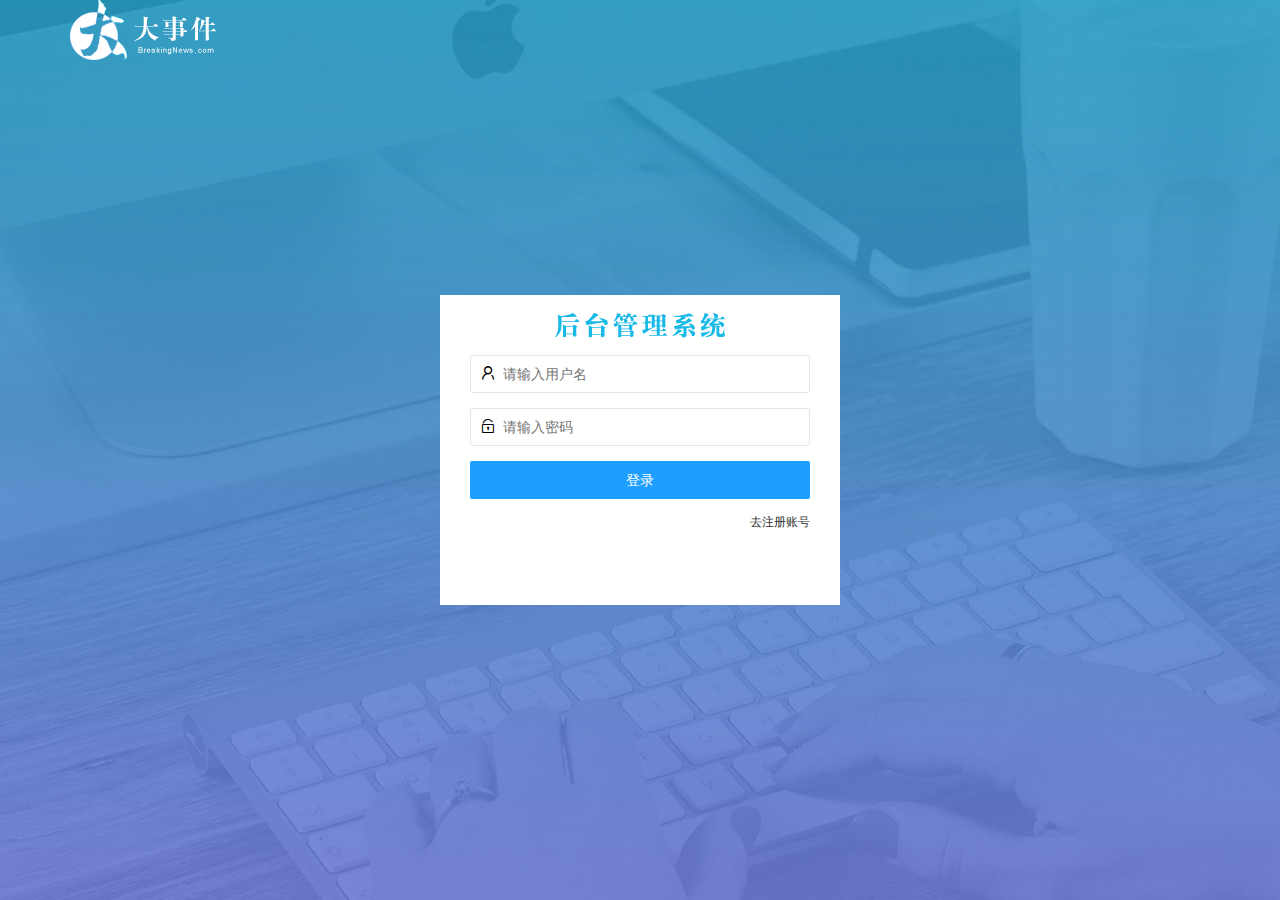
<file: login.html>
<!DOCTYPE html>
<html lang="en">

<head>
    <meta charset="UTF-8">
    <meta http-equiv="X-UA-Compatible" content="IE=edge">
    <meta name="viewport" content="width=device-width, initial-scale=1.0">
    <title>大事件-登录</title>
    <!-- 导入layui样式表 -->
    <link rel="stylesheet" href="./assets/lib/layui/css/layui.css">
    <!-- 导入login样式表 -->
    <link rel="stylesheet" href="./assets/css/login.css">
</head>

<body>
    <!-- 头部logo区 -->
    <div class="layui-main">
        <img src="/assets/images/logo.png" alt="" />
    </div>
    <!-- 登录注册区域 -->
    <div class="loginAndRegBox">
        <div class="title-box"></div>
        <!-- 登录div -->
        <div class="login-box">
            <!-- 登录表单 -->
            <form class="layui-form" id="form_login">
                <!-- 用户名 -->
                <div class="layui-form-item">
                    <i class="layui-icon layui-icon-username"></i>
                    <input type="text" name="username" required lay-verify="required" placeholder="请输入用户名"
                        autocomplete="off" class="layui-input">
                </div>
                <!-- 密码 -->
                <div class="layui-form-item">
                    <i class="layui-icon layui-icon-password"></i>
                    <input type="password" name="password" required lay-verify="required|pwd" placeholder="请输入密码"
                        autocomplete="off" class="layui-input">
                </div>

                <div class="layui-form-item">
                    <!-- 注意：表单提交按钮和普通按钮的区别，就是lay-submit属性 -->
                    <button class="layui-btn layui-btn-fluid layui-btn-normal" lay-submit>登录</button>
                </div>
                <div class="layui-form-item links">
                    <a href="javascript:;" id="link_reg">
                        去注册账号
                    </a>
                </div>
            </form>
        </div>
        <!-- 注册div -->
        <div class="reg-box">
            <form class="layui-form" id="form_reg">
                <!-- 用户名 -->
                <div class="layui-form-item">
                    <i class="layui-icon layui-icon-username"></i>
                    <input type="text" name="username" required lay-verify="required" placeholder="请输入用户名"
                        autocomplete="off" class="layui-input">
                </div>
                <!-- 密码 -->
                <div class="layui-form-item">
                    <i class="layui-icon layui-icon-password"></i>
                    <input type="password" name="password" required lay-verify="required|pwd" placeholder="请输入密码"
                        autocomplete="off" class="layui-input">
                </div>
                <div class="layui-form-item">
                    <i class="layui-icon layui-icon-password"></i>
                    <input type="password" name="repassword" required lay-verify="required|pwd|repwd"
                        placeholder="再次确认密码" autocomplete="off" class="layui-input">
                </div>
                <div class="layui-form-item">
                    <!-- 注意：表单提交按钮和普通按钮的区别，就是lay-submit属性 -->
                    <button class="layui-btn layui-btn-fluid layui-btn-normal" lay-submit>注册</button>
                </div>
                <div class="layui-form-item links">
                    <a href="javascript:;" id="link_login">
                        去登录
                    </a>
                </div>
            </form>
        </div>
    </div>
    <!--导入layui的js文件  -->
    <script src="/assets/lib/layui/layui.all.js"></script>
    <!-- 导入jquery -->
    <script src="/assets/lib/jquery.js"></script>
    <!-- 导入baseAPI -->
    <script src="/assets/js/baseAPI.js"></script>
    <!-- 导入login.js -->
    <script src="/assets/js/login.js"></script>
</body>

</html>
</file>
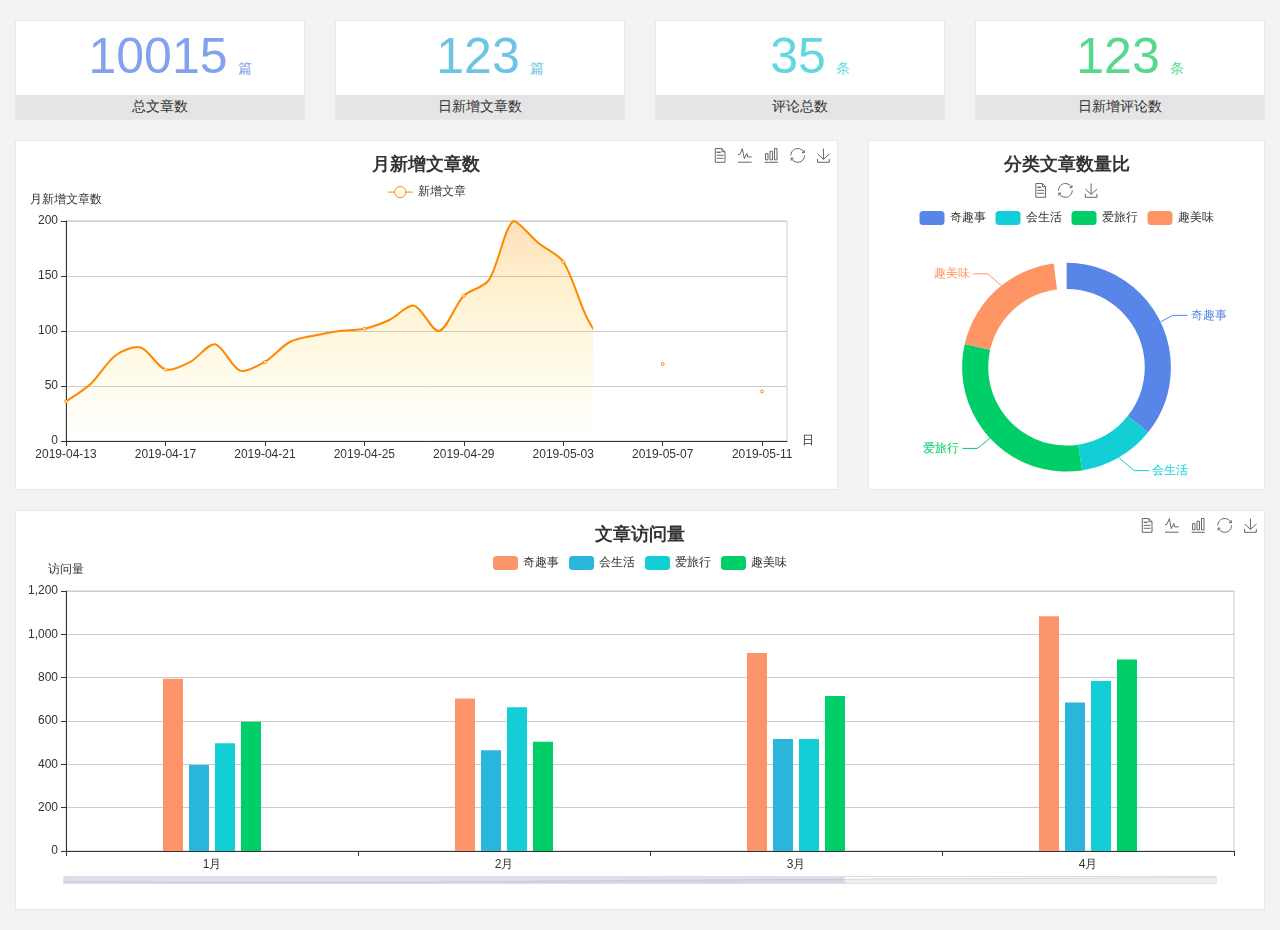
<file: home/dashboard.html>
<!DOCTYPE html>
<html lang="en">

<head>
  <meta charset="UTF-8">
  <meta name="viewport" content="width=device-width, initial-scale=1.0">
  <meta http-equiv="X-UA-Compatible" content="ie=edge">
  <title>图表统计</title>
  <link rel="stylesheet" href="../../assets/lib/bootstrap.css" />
  <link rel="stylesheet" href="../../assets/lib/main.css" />
  <script src="../../assets/lib/jquery.js"></script>
  <script type="text/javascript" src="../../assets/lib/echarts.min.js"></script>
</head>

<body>
  <div class="container-fluid">
    <div class="row spannel_list">
      <div class="col-sm-3 col-xs-6">
        <div class="spannel">
          <em>10015</em><span>篇</span>
          <b>总文章数</b>
        </div>
      </div>
      <div class="col-sm-3 col-xs-6">
        <div class="spannel scolor01">
          <em>123</em><span>篇</span>
          <b>日新增文章数</b>
        </div>
      </div>
      <div class="col-sm-3 col-xs-6">
        <div class="spannel scolor02">
          <em>35</em><span>条</span>
          <b>评论总数</b>
        </div>
      </div>
      <div class="col-sm-3 col-xs-6">
        <div class="spannel scolor03">
          <em>123</em><span>条</span>
          <b>日新增评论数</b>
        </div>
      </div>
    </div>
  </div>

  <div class="container-fluid">
    <div class="row curve-pie">
      <div class="col-lg-8 col-md-8">
        <div class="gragh_pannel" id="curve_show"></div>
      </div>
      <div class="col-lg-4 col-md-4">
        <div class="gragh_pannel" id="pie_show"></div>
      </div>
    </div>
  </div>

  <div class="container-fluid">
    <div class="column_pannel" id="column_show"></div>
  </div>

  <script>
    var oChart = echarts.init(document.getElementById('curve_show'));
    var aList_all = [
      { 'count': 36, 'date': '2019-04-13' },
      { 'count': 52, 'date': '2019-04-14' },
      { 'count': 78, 'date': '2019-04-15' },
      { 'count': 85, 'date': '2019-04-16' },
      { 'count': 65, 'date': '2019-04-17' },
      { 'count': 72, 'date': '2019-04-18' },
      { 'count': 88, 'date': '2019-04-19' },
      { 'count': 64, 'date': '2019-04-20' },
      { 'count': 72, 'date': '2019-04-21' },
      { 'count': 90, 'date': '2019-04-22' },
      { 'count': 96, 'date': '2019-04-23' },
      { 'count': 100, 'date': '2019-04-24' },
      { 'count': 102, 'date': '2019-04-25' },
      { 'count': 110, 'date': '2019-04-26' },
      { 'count': 123, 'date': '2019-04-27' },
      { 'count': 100, 'date': '2019-04-28' },
      { 'count': 132, 'date': '2019-04-29' },
      { 'count': 146, 'date': '2019-04-30' },
      { 'count': 200, 'date': '2019-05-01' },
      { 'count': 180, 'date': '2019-05-02' },
      { 'count': 163, 'date': '2019-05-03' },
      { 'count': 110, 'date': '2019-05-04' },
      { 'count': 80, 'date': '2019-05-05' },
      { 'count': 82, 'date': '2019-05-06' },
      { 'count': 70, 'date': '2019-05-07' },
      { 'count': 65, 'date': '2019-05-08' },
      { 'count': 54, 'date': '2019-05-09' },
      { 'count': 40, 'date': '2019-05-10' },
      { 'count': 45, 'date': '2019-05-11' },
      { 'count': 38, 'date': '2019-05-12' },
    ];

    let aCount = [];
    let aDate = [];

    for (var i = 0; i < aList_all.length; i++) {
      aCount.push(aList_all[i].count);
      aDate.push(aList_all[i].date);
    }

    var chartopt = {
      title: {
        text: '月新增文章数',
        left: 'center',
        top: '10'
      },
      tooltip: {
        trigger: 'axis'
      },
      legend: {
        data: ['新增文章'],
        top: '40'
      },
      toolbox: {
        show: true,
        feature: {
          mark: { show: true },
          dataView: { show: true, readOnly: false },
          magicType: { show: true, type: ['line', 'bar'] },
          restore: { show: true },
          saveAsImage: { show: true }
        }
      },
      calculable: true,
      xAxis: [
        {
          name: '日',
          type: 'category',
          boundaryGap: false,
          data: aDate
        }
      ],
      yAxis: [
        {
          name: '月新增文章数',
          type: 'value'
        }
      ],
      series: [
        {
          name: '新增文章',
          type: 'line',
          smooth: true,
          itemStyle: { normal: { areaStyle: { type: 'default' }, color: '#f80' }, lineStyle: { color: '#f80' } },
          data: aCount
        }],
      areaStyle: {
        normal: {
          color: new echarts.graphic.LinearGradient(0, 0, 0, 1, [{
            offset: 0,
            color: 'rgba(255,136,0,0.39)'
          }, {
            offset: .34,
            color: 'rgba(255,180,0,0.25)'
          }, {
            offset: 1,
            color: 'rgba(255,222,0,0.00)'
          }])

        }
      },
      grid: {
        show: true,
        x: 50,
        x2: 50,
        y: 80,
        height: 220
      }
    };

    oChart.setOption(chartopt);


    var oPie = echarts.init(document.getElementById('pie_show'));
    var oPieopt =
    {
      title: {
        top: 10,
        text: '分类文章数量比',
        x: 'center'
      },
      tooltip: {
        trigger: 'item',
        formatter: "{a} <br/>{b} : {c} ({d}%)"
      },
      color: ['#5885e8', '#13cfd5', '#00ce68', '#ff9565'],
      legend: {
        x: 'center',
        top: 65,
        data: ['奇趣事', '会生活', '爱旅行', '趣美味']
      },
      toolbox: {
        show: true,
        x: 'center',
        top: 35,
        feature: {
          mark: { show: true },
          dataView: { show: true, readOnly: false },
          magicType: {
            show: true,
            type: ['pie', 'funnel'],
            option: {
              funnel: {
                x: '25%',
                width: '50%',
                funnelAlign: 'left',
                max: 1548
              }
            }
          },
          restore: { show: true },
          saveAsImage: { show: true }
        }
      },
      calculable: true,
      series: [
        {
          name: '访问来源',
          type: 'pie',
          radius: ['45%', '60%'],
          center: ['50%', '65%'],
          data: [
            { value: 300, name: '奇趣事' },
            { value: 100, name: '会生活' },
            { value: 260, name: '爱旅行' },
            { value: 180, name: '趣美味' }
          ]
        }
      ]
    };
    oPie.setOption(oPieopt);



    var oColumn = this.echarts.init(document.getElementById('column_show'));
    var oColumnopt =
    {
      title: {
        text: '文章访问量',
        left: 'center',
        top: '10'
      },
      tooltip: {
        trigger: 'axis'
      },
      legend: {
        data: ['奇趣事', '会生活', '爱旅行', '趣美味'],
        top: '40'
      },
      toolbox: {
        show: true,
        feature: {
          mark: { show: true },
          dataView: { show: true, readOnly: false },
          magicType: { show: true, type: ['line', 'bar'] },
          restore: { show: true },
          saveAsImage: { show: true }
        }
      },
      calculable: true,
      xAxis: [
        {
          type: 'category',
          data: ['1月', '2月', '3月', '4月', '5月']
        }
      ],
      yAxis: [
        {
          name: '访问量',
          type: 'value'
        }
      ],
      series: [
        {
          name: '奇趣事',
          type: 'bar',
          barWidth: 20,
          itemStyle: {
            normal: { areaStyle: { type: 'default' }, color: '#fd956a' }
          },
          data: [800, 708, 920, 1090, 1200]
        },
        {
          name: '会生活',
          type: 'bar',
          barWidth: 20,
          itemStyle: {
            normal: { areaStyle: { type: 'default' }, color: '#2bb6db' }
          },
          data: [400, 468, 520, 690, 800]
        },
        {
          name: '爱旅行',
          type: 'bar',
          barWidth: 20,
          itemStyle: {
            normal: { areaStyle: { type: 'default' }, color: '#13cfd5' }
          },
          data: [500, 668, 520, 790, 900]
        },
        {
          name: '趣美味',
          type: 'bar',
          barWidth: 20,
          itemStyle: {
            normal: { areaStyle: { type: 'default' }, color: '#00ce68' }
          },
          data: [600, 508, 720, 890, 1000]
        }
      ],
      grid: {
        show: true,
        x: 50,
        x2: 30,
        y: 80,
        height: 260
      },
      dataZoom: [//给x轴设置滚动条
        {
          start: 0,//默认为0
          end: 100 - 1000 / 31,//默认为100
          type: 'slider',
          show: true,
          xAxisIndex: [0],
          handleSize: 0,//滑动条的 左右2个滑动条的大小
          height: 8,//组件高度
          left: 45, //左边的距离
          right: 50,//右边的距离
          bottom: 26,//右边的距离
          handleColor: '#ddd',//h滑动图标的颜色
          handleStyle: {
            borderColor: "#cacaca",
            borderWidth: "1",
            shadowBlur: 2,
            background: "#ddd",
            shadowColor: "#ddd",
          }
        }]
    };
    oColumn.setOption(oColumnopt);
  </script>
</body>

</html>
</file>
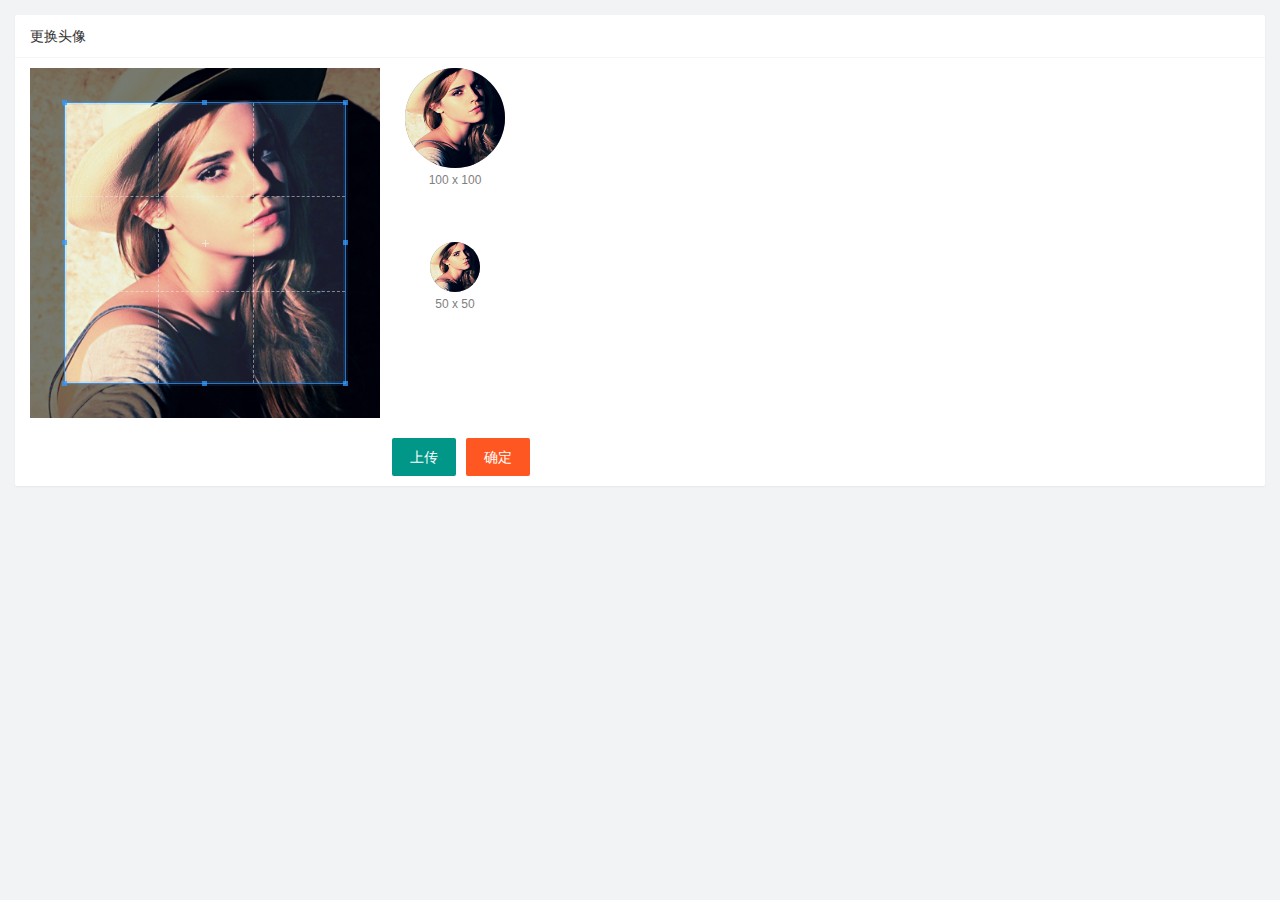
<file: user/user_avatar.html>
<!DOCTYPE html>
<html lang="en">

<head>
    <meta charset="UTF-8">
    <meta http-equiv="X-UA-Compatible" content="IE=edge">
    <meta name="viewport" content="width=device-width, initial-scale=1.0">
    <title>Document</title>
    <!-- 导入layui css -->
    <link rel="stylesheet" href="/assets/lib/layui/css/layui.css" />
    <!-- 导入cropper css -->
    <link rel="stylesheet" href="/assets/lib/cropper/cropper.css">
    <!-- 导入user_avatar css -->
    <link rel="stylesheet" href="/assets/css/user/user_avatar.css" />

</head>

<body>
    <!-- 卡片区域 -->
    <div class="layui-card">
        <div class="layui-card-header">更换头像</div>
        <div class="layui-card-body">
            <!-- 第一行的图片裁剪和预览区域 -->
            <div class="row1">
                <!-- 图片裁剪区域 -->
                <div class="cropper-box">
                    <!-- 这个 img 标签很重要，将来会把它初始化为裁剪区域 -->
                    <img id="image" src="/assets/images/sample.jpg" />
                </div>
                <!-- 图片的预览区域 -->
                <div class="preview-box">
                    <div>
                        <!-- 宽高为 100px 的预览区域 -->
                        <div class="img-preview w100"></div>
                        <p class="size">100 x 100</p>
                    </div>
                    <div>
                        <!-- 宽高为 50px 的预览区域 -->
                        <div class="img-preview w50"></div>
                        <p class="size">50 x 50</p>
                    </div>
                </div>
            </div>

            <!-- 第二行的按钮区域 -->
            <div class="row2">
                <!-- 通过accept属性可以指定允许用户选择什么类型的文件 -->
                <input type="file" id="file" accept="image/png,image/jpeg,image/jpg" />
                <button type="button" class="layui-btn" id="btnChooseImage">上传</button>
                <button type="button" class="layui-btn layui-btn-danger" id="btnUpload">确定</button>
            </div>
        </div>
    </div>
    <script src="/assets/lib/layui/layui.all.js"></script>
    <script src="/assets/lib/jquery.js"></script>
    <script src="/assets/lib/cropper/Cropper.js"></script>
    <script src="/assets/lib/cropper/jquery-cropper.js"></script>
    <script src="/assets/js/baseAPI.js"></script>
    <script src="/assets/js/user/user_avatar.js"></script>
</body>

</html>
</file>
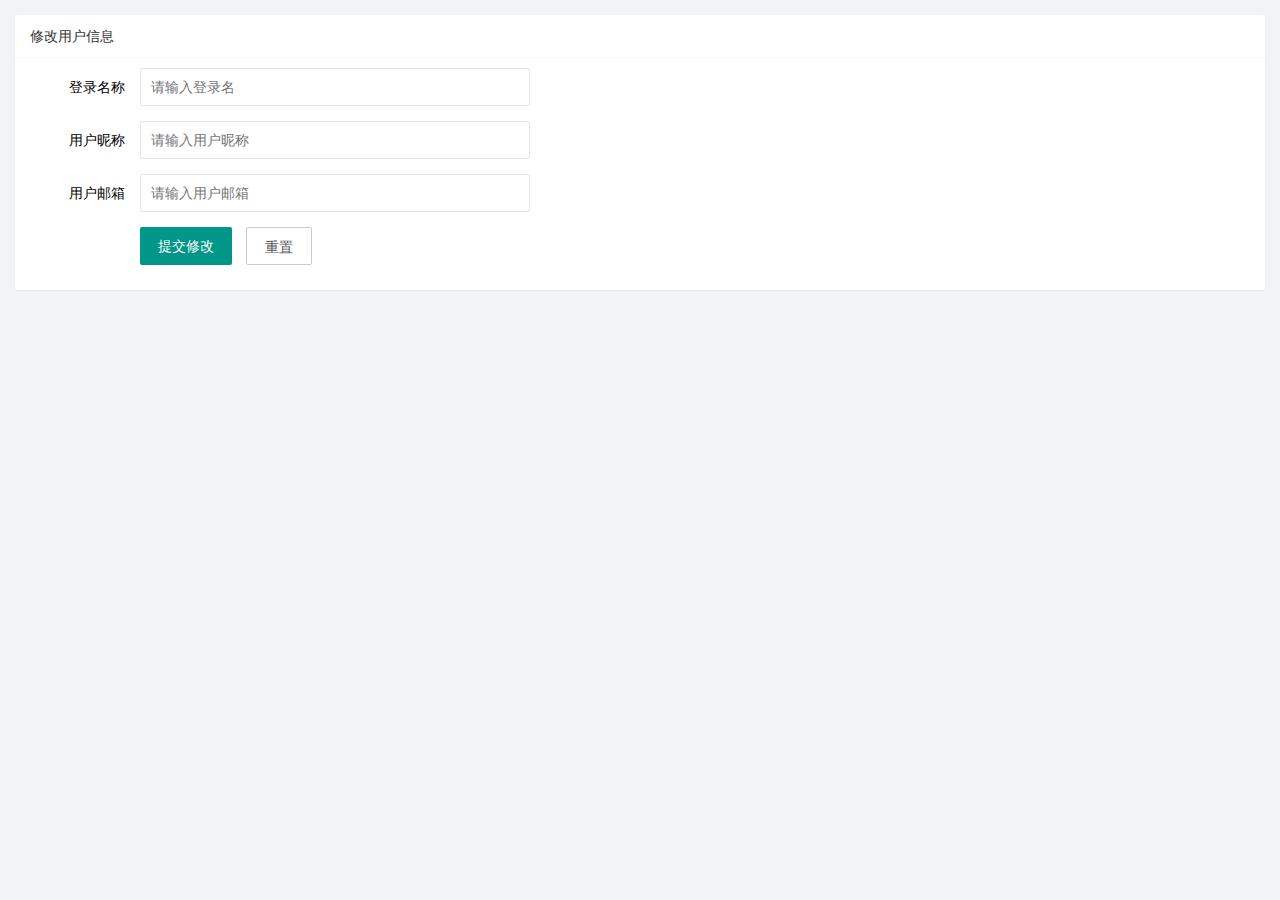
<file: user/user_info.html>
<!DOCTYPE html>
<html lang="en">

<head>
    <meta charset="UTF-8">
    <meta http-equiv="X-UA-Compatible" content="IE=edge">
    <meta name="viewport" content="width=device-width, initial-scale=1.0">
    <title>Document</title>
    <!-- 导入layui css -->
    <link rel="stylesheet" href="../assets/lib/layui/css/layui.css">
    <!-- 导入 user_info.css -->
    <link rel="stylesheet" href="../assets/css/user/user_info.css" />

</head>

<body>
    <div class="layui-card">
        <div class="layui-card-header">修改用户信息</div>
        <div class="layui-card-body">
            <!-- form表单区域 -->
            <form class="layui-form" lay-filter="formUserInfo">
                <!-- 这是隐藏域 -->
                <input type="hidden" name="id" value="">
                <div class="layui-form-item">
                    <label class="layui-form-label">登录名称</label>
                    <div class="layui-input-block">
                        <input type="text" name="username" required lay-verify="required" placeholder="请输入登录名"
                            autocomplete="off" class="layui-input" readonly>
                    </div>
                </div>
                <div class="layui-form-item">
                    <label class="layui-form-label">用户昵称</label>
                    <div class="layui-input-block">
                        <input type="text" name="nickname" required lay-verify="required|nickname" placeholder="请输入用户昵称"
                            autocomplete="off" class="layui-input">
                    </div>
                </div>
                <div class="layui-form-item">
                    <label class="layui-form-label">用户邮箱</label>
                    <div class="layui-input-block">
                        <input type="text" name="email" required lay-verify="required|email" placeholder="请输入用户邮箱"
                            autocomplete="off" class="layui-input">
                    </div>
                </div>
                <div class="layui-form-item">
                    <div class="layui-input-block">
                        <button class="layui-btn" lay-submit lay-filter="formDemo">提交修改</button>
                        <button type="reset" class="layui-btn layui-btn-primary" id="btnReset">重置</button>
                    </div>
                </div>
            </form>
        </div>
    </div>
    <!-- 导入layui js -->
    <script src="../assets/lib/layui/layui.all.js"></script>
    <!-- 导入JQuery -->
    <script src="../assets/lib/jquery.js"></script>
    <!-- 导入baseAPI.js -->
    <script src="../assets/js/baseAPI.js"></script>
    <!-- 导入user_info.js -->
    <script src="../assets/js/user/user_info.js"></script>
</body>

</html>
</file>
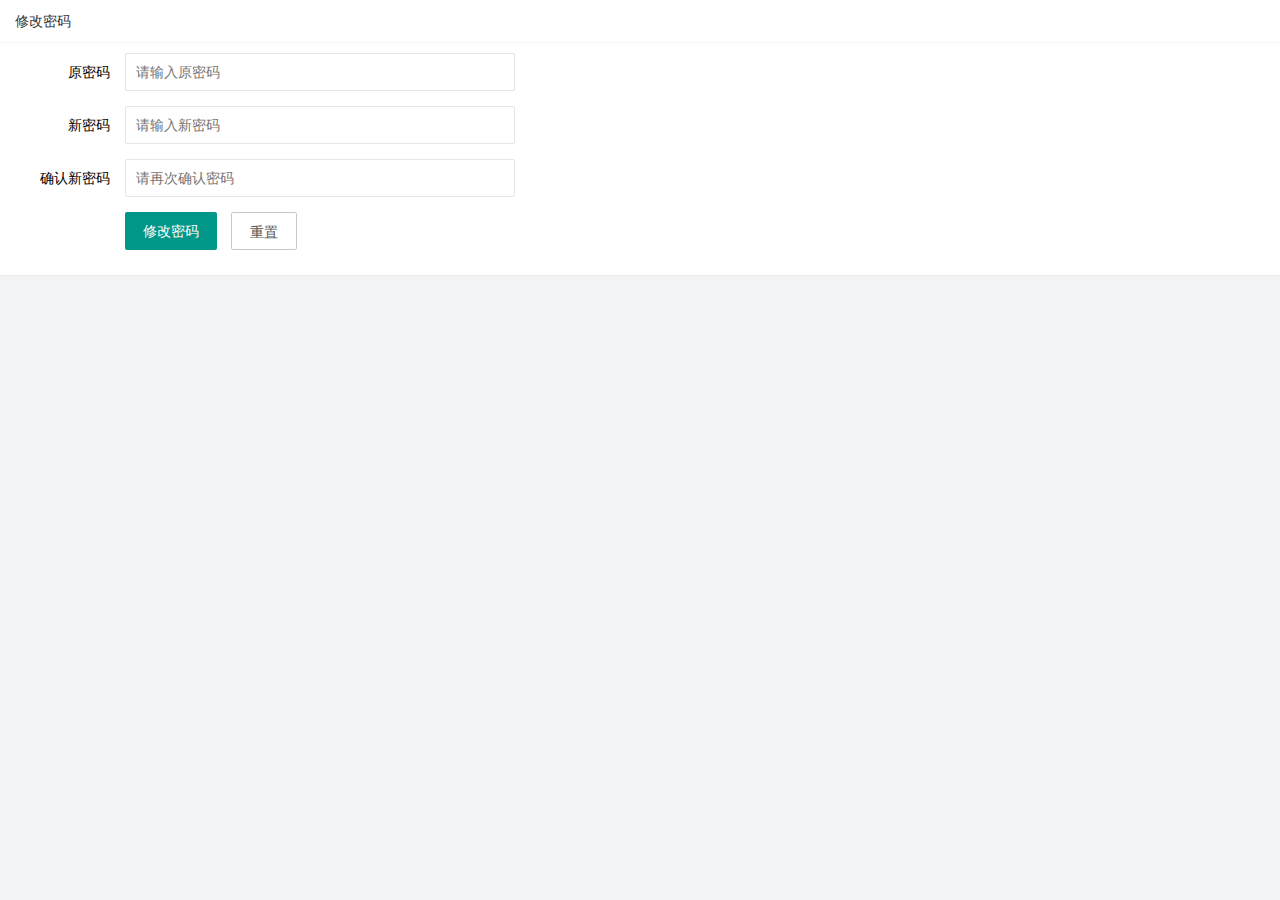
<file: user/user_pwd.html>
<!DOCTYPE html>
<html lang="en">

<head>
    <meta charset="UTF-8">
    <meta http-equiv="X-UA-Compatible" content="IE=edge">
    <meta name="viewport" content="width=device-width, initial-scale=1.0">
    <title>Document</title>
    <link rel="stylesheet" href="/assets/lib/layui/css/layui.css">
    <link rel="stylesheet" href="/assets/css/user/user_pwd.css" />
</head>

<body>
    <!-- 卡片区 -->
    <div class="layui-card">
        <div class="layui-card-header">修改密码</div>
        <div class="layui-card-body">
            <!-- 表单 -->
            <form class="layui-form">
                <div class="layui-form-item">
                    <label class="layui-form-label">原密码</label>
                    <div class="layui-input-block">
                        <input type="password" name="oldPwd" required lay-verify="required" placeholder="请输入原密码"
                            autocomplete="off" class="layui-input">
                    </div>
                </div>
                <div class="layui-form-item">
                    <label class="layui-form-label">新密码</label>
                    <div class="layui-input-block">
                        <input type="password" name="newPwd" required lay-verify="required|pass|samePwd"
                            placeholder="请输入新密码" autocomplete="off" class="layui-input">
                    </div>
                </div>
                <div class="layui-form-item">
                    <label class="layui-form-label">确认新密码</label>
                    <div class="layui-input-block">
                        <input type="password" name="rePwd" required lay-verify="required|pass|rePwd"
                            placeholder="请再次确认密码" autocomplete="off" class="layui-input">
                    </div>
                </div>

                <div class="layui-form-item">
                    <div class="layui-input-block">
                        <button class="layui-btn" lay-submit lay-filter="formDemo">修改密码</button>
                        <button type="reset" class="layui-btn layui-btn-primary">重置</button>
                    </div>
                </div>
            </form>
        </div>
    </div>
    <!-- 导入layui.js -->
    <script src="/assets/lib/layui/layui.all.js"></script>
    <!-- 导入jQuery -->
    <script src="/assets/lib/jquery.js"></script>
    <!-- 导入baseAPI -->
    <script src="/assets/js/baseAPI.js"></script>
    <!-- 导入user_pwd.js -->
    <script src="/assets/js/user/user_pwd.js"></script>
</body>

</html>
</file>
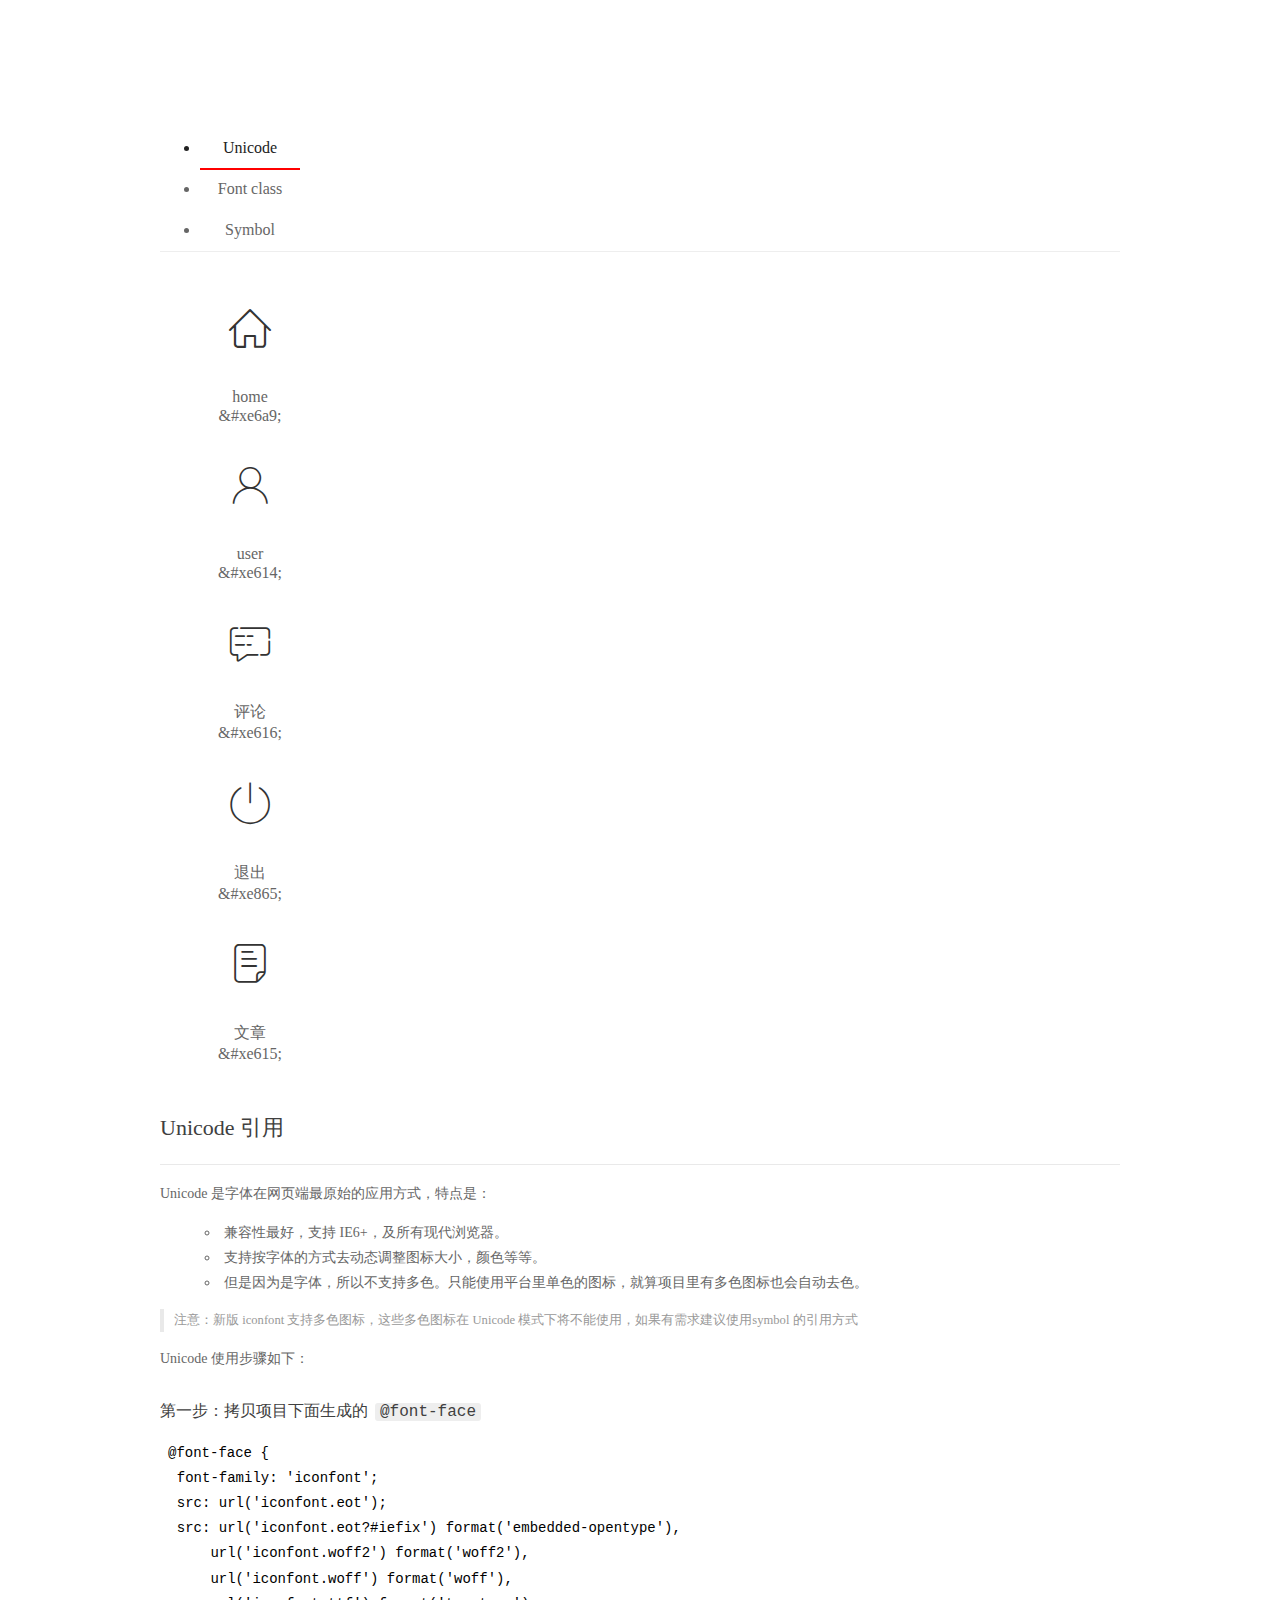
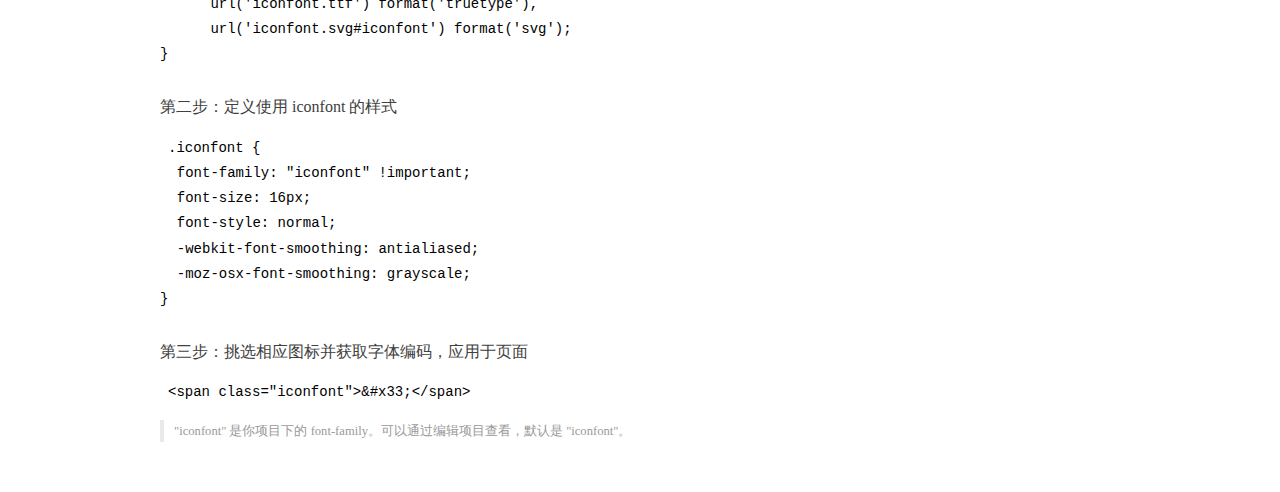
<file: assets/fonts/demo_index.html>
<!DOCTYPE html>
<html>
<head>
  <meta charset="utf-8"/>
  <title>IconFont Demo</title>
  <link rel="shortcut icon" href="https://gtms04.alicdn.com/tps/i4/TB1_oz6GVXXXXaFXpXXJDFnIXXX-64-64.ico" type="image/x-icon"/>
  <link rel="stylesheet" href="https://g.alicdn.com/thx/cube/1.3.2/cube.min.css">
  <link rel="stylesheet" href="demo.css">
  <link rel="stylesheet" href="iconfont.css">
  <script src="iconfont.js"></script>
  <!-- jQuery -->
  <script src="https://a1.alicdn.com/oss/uploads/2018/12/26/7bfddb60-08e8-11e9-9b04-53e73bb6408b.js"></script>
  <!-- 代码高亮 -->
  <script src="https://a1.alicdn.com/oss/uploads/2018/12/26/a3f714d0-08e6-11e9-8a15-ebf944d7534c.js"></script>
</head>
<body>
  <div class="main">
    <h1 class="logo"><a href="https://www.iconfont.cn/" title="iconfont 首页" target="_blank">&#xe86b;</a></h1>
    <div class="nav-tabs">
      <ul id="tabs" class="dib-box">
        <li class="dib active"><span>Unicode</span></li>
        <li class="dib"><span>Font class</span></li>
        <li class="dib"><span>Symbol</span></li>
      </ul>
      
    </div>
    <div class="tab-container">
      <div class="content unicode" style="display: block;">
          <ul class="icon_lists dib-box">
          
            <li class="dib">
              <span class="icon iconfont">&#xe6a9;</span>
                <div class="name">home</div>
                <div class="code-name">&amp;#xe6a9;</div>
              </li>
          
            <li class="dib">
              <span class="icon iconfont">&#xe614;</span>
                <div class="name">user</div>
                <div class="code-name">&amp;#xe614;</div>
              </li>
          
            <li class="dib">
              <span class="icon iconfont">&#xe616;</span>
                <div class="name">评论</div>
                <div class="code-name">&amp;#xe616;</div>
              </li>
          
            <li class="dib">
              <span class="icon iconfont">&#xe865;</span>
                <div class="name">退出</div>
                <div class="code-name">&amp;#xe865;</div>
              </li>
          
            <li class="dib">
              <span class="icon iconfont">&#xe615;</span>
                <div class="name">文章</div>
                <div class="code-name">&amp;#xe615;</div>
              </li>
          
          </ul>
          <div class="article markdown">
          <h2 id="unicode-">Unicode 引用</h2>
          <hr>

          <p>Unicode 是字体在网页端最原始的应用方式，特点是：</p>
          <ul>
            <li>兼容性最好，支持 IE6+，及所有现代浏览器。</li>
            <li>支持按字体的方式去动态调整图标大小，颜色等等。</li>
            <li>但是因为是字体，所以不支持多色。只能使用平台里单色的图标，就算项目里有多色图标也会自动去色。</li>
          </ul>
          <blockquote>
            <p>注意：新版 iconfont 支持多色图标，这些多色图标在 Unicode 模式下将不能使用，如果有需求建议使用symbol 的引用方式</p>
          </blockquote>
          <p>Unicode 使用步骤如下：</p>
          <h3 id="-font-face">第一步：拷贝项目下面生成的 <code>@font-face</code></h3>
<pre><code class="language-css"
>@font-face {
  font-family: 'iconfont';
  src: url('iconfont.eot');
  src: url('iconfont.eot?#iefix') format('embedded-opentype'),
      url('iconfont.woff2') format('woff2'),
      url('iconfont.woff') format('woff'),
      url('iconfont.ttf') format('truetype'),
      url('iconfont.svg#iconfont') format('svg');
}
</code></pre>
          <h3 id="-iconfont-">第二步：定义使用 iconfont 的样式</h3>
<pre><code class="language-css"
>.iconfont {
  font-family: "iconfont" !important;
  font-size: 16px;
  font-style: normal;
  -webkit-font-smoothing: antialiased;
  -moz-osx-font-smoothing: grayscale;
}
</code></pre>
          <h3 id="-">第三步：挑选相应图标并获取字体编码，应用于页面</h3>
<pre>
<code class="language-html"
>&lt;span class="iconfont"&gt;&amp;#x33;&lt;/span&gt;
</code></pre>
          <blockquote>
            <p>"iconfont" 是你项目下的 font-family。可以通过编辑项目查看，默认是 "iconfont"。</p>
          </blockquote>
          </div>
      </div>
      <div class="content font-class">
        <ul class="icon_lists dib-box">
          
          <li class="dib">
            <span class="icon iconfont icon-home"></span>
            <div class="name">
              home
            </div>
            <div class="code-name">.icon-home
            </div>
          </li>
          
          <li class="dib">
            <span class="icon iconfont icon-user"></span>
            <div class="name">
              user
            </div>
            <div class="code-name">.icon-user
            </div>
          </li>
          
          <li class="dib">
            <span class="icon iconfont icon-pinglun"></span>
            <div class="name">
              评论
            </div>
            <div class="code-name">.icon-pinglun
            </div>
          </li>
          
          <li class="dib">
            <span class="icon iconfont icon-tuichu"></span>
            <div class="name">
              退出
            </div>
            <div class="code-name">.icon-tuichu
            </div>
          </li>
          
          <li class="dib">
            <span class="icon iconfont icon-16"></span>
            <div class="name">
              文章
            </div>
            <div class="code-name">.icon-16
            </div>
          </li>
          
        </ul>
        <div class="article markdown">
        <h2 id="font-class-">font-class 引用</h2>
        <hr>

        <p>font-class 是 Unicode 使用方式的一种变种，主要是解决 Unicode 书写不直观，语意不明确的问题。</p>
        <p>与 Unicode 使用方式相比，具有如下特点：</p>
        <ul>
          <li>兼容性良好，支持 IE8+，及所有现代浏览器。</li>
          <li>相比于 Unicode 语意明确，书写更直观。可以很容易分辨这个 icon 是什么。</li>
          <li>因为使用 class 来定义图标，所以当要替换图标时，只需要修改 class 里面的 Unicode 引用。</li>
          <li>不过因为本质上还是使用的字体，所以多色图标还是不支持的。</li>
        </ul>
        <p>使用步骤如下：</p>
        <h3 id="-fontclass-">第一步：引入项目下面生成的 fontclass 代码：</h3>
<pre><code class="language-html">&lt;link rel="stylesheet" href="./iconfont.css"&gt;
</code></pre>
        <h3 id="-">第二步：挑选相应图标并获取类名，应用于页面：</h3>
<pre><code class="language-html">&lt;span class="iconfont icon-xxx"&gt;&lt;/span&gt;
</code></pre>
        <blockquote>
          <p>"
            iconfont" 是你项目下的 font-family。可以通过编辑项目查看，默认是 "iconfont"。</p>
        </blockquote>
      </div>
      </div>
      <div class="content symbol">
          <ul class="icon_lists dib-box">
          
            <li class="dib">
                <svg class="icon svg-icon" aria-hidden="true">
                  <use xlink:href="#icon-home"></use>
                </svg>
                <div class="name">home</div>
                <div class="code-name">#icon-home</div>
            </li>
          
            <li class="dib">
                <svg class="icon svg-icon" aria-hidden="true">
                  <use xlink:href="#icon-user"></use>
                </svg>
                <div class="name">user</div>
                <div class="code-name">#icon-user</div>
            </li>
          
            <li class="dib">
                <svg class="icon svg-icon" aria-hidden="true">
                  <use xlink:href="#icon-pinglun"></use>
                </svg>
                <div class="name">评论</div>
                <div class="code-name">#icon-pinglun</div>
            </li>
          
            <li class="dib">
                <svg class="icon svg-icon" aria-hidden="true">
                  <use xlink:href="#icon-tuichu"></use>
                </svg>
                <div class="name">退出</div>
                <div class="code-name">#icon-tuichu</div>
            </li>
          
            <li class="dib">
                <svg class="icon svg-icon" aria-hidden="true">
                  <use xlink:href="#icon-16"></use>
                </svg>
                <div class="name">文章</div>
                <div class="code-name">#icon-16</div>
            </li>
          
          </ul>
          <div class="article markdown">
          <h2 id="symbol-">Symbol 引用</h2>
          <hr>

          <p>这是一种全新的使用方式，应该说这才是未来的主流，也是平台目前推荐的用法。相关介绍可以参考这篇<a href="">文章</a>
            这种用法其实是做了一个 SVG 的集合，与另外两种相比具有如下特点：</p>
          <ul>
            <li>支持多色图标了，不再受单色限制。</li>
            <li>通过一些技巧，支持像字体那样，通过 <code>font-size</code>, <code>color</code> 来调整样式。</li>
            <li>兼容性较差，支持 IE9+，及现代浏览器。</li>
            <li>浏览器渲染 SVG 的性能一般，还不如 png。</li>
          </ul>
          <p>使用步骤如下：</p>
          <h3 id="-symbol-">第一步：引入项目下面生成的 symbol 代码：</h3>
<pre><code class="language-html">&lt;script src="./iconfont.js"&gt;&lt;/script&gt;
</code></pre>
          <h3 id="-css-">第二步：加入通用 CSS 代码（引入一次就行）：</h3>
<pre><code class="language-html">&lt;style&gt;
.icon {
  width: 1em;
  height: 1em;
  vertical-align: -0.15em;
  fill: currentColor;
  overflow: hidden;
}
&lt;/style&gt;
</code></pre>
          <h3 id="-">第三步：挑选相应图标并获取类名，应用于页面：</h3>
<pre><code class="language-html">&lt;svg class="icon" aria-hidden="true"&gt;
  &lt;use xlink:href="#icon-xxx"&gt;&lt;/use&gt;
&lt;/svg&gt;
</code></pre>
          </div>
      </div>

    </div>
  </div>
  <script>
  $(document).ready(function () {
      $('.tab-container .content:first').show()

      $('#tabs li').click(function (e) {
        var tabContent = $('.tab-container .content')
        var index = $(this).index()

        if ($(this).hasClass('active')) {
          return
        } else {
          $('#tabs li').removeClass('active')
          $(this).addClass('active')

          tabContent.hide().eq(index).fadeIn()
        }
      })
    })
  </script>
</body>
</html>
</file>
<file: assets/lib/layui/css/layui.css>
/** layui-v2.5.5 MIT License By https://www.layui.com */
 .layui-inline,img{display:inline-block;vertical-align:middle}h1,h2,h3,h4,h5,h6{font-weight:400}.layui-edge,.layui-header,.layui-inline,.layui-main{position:relative}.layui-body,.layui-edge,.layui-elip{overflow:hidden}.layui-btn,.layui-edge,.layui-inline,img{vertical-align:middle}.layui-btn,.layui-disabled,.layui-icon,.layui-unselect{-moz-user-select:none;-webkit-user-select:none;-ms-user-select:none}.layui-elip,.layui-form-checkbox span,.layui-form-pane .layui-form-label{text-overflow:ellipsis;white-space:nowrap}.layui-breadcrumb,.layui-tree-btnGroup{visibility:hidden}blockquote,body,button,dd,div,dl,dt,form,h1,h2,h3,h4,h5,h6,input,li,ol,p,pre,td,textarea,th,ul{margin:0;padding:0;-webkit-tap-highlight-color:rgba(0,0,0,0)}a:active,a:hover{outline:0}img{border:none}li{list-style:none}table{border-collapse:collapse;border-spacing:0}h4,h5,h6{font-size:100%}button,input,optgroup,option,select,textarea{font-family:inherit;font-size:inherit;font-style:inherit;font-weight:inherit;outline:0}pre{white-space:pre-wrap;white-space:-moz-pre-wrap;white-space:-pre-wrap;white-space:-o-pre-wrap;word-wrap:break-word}body{line-height:24px;font:14px Helvetica Neue,Helvetica,PingFang SC,Tahoma,Arial,sans-serif}hr{height:1px;margin:10px 0;border:0;clear:both}a{color:#333;text-decoration:none}a:hover{color:#777}a cite{font-style:normal;*cursor:pointer}.layui-border-box,.layui-border-box *{box-sizing:border-box}.layui-box,.layui-box *{box-sizing:content-box}.layui-clear{clear:both;*zoom:1}.layui-clear:after{content:'\20';clear:both;*zoom:1;display:block;height:0}.layui-inline{*display:inline;*zoom:1}.layui-edge{display:inline-block;width:0;height:0;border-width:6px;border-style:dashed;border-color:transparent}.layui-edge-top{top:-4px;border-bottom-color:#999;border-bottom-style:solid}.layui-edge-right{border-left-color:#999;border-left-style:solid}.layui-edge-bottom{top:2px;border-top-color:#999;border-top-style:solid}.layui-edge-left{border-right-color:#999;border-right-style:solid}.layui-disabled,.layui-disabled:hover{color:#d2d2d2!important;cursor:not-allowed!important}.layui-circle{border-radius:100%}.layui-show{display:block!important}.layui-hide{display:none!important}@font-face{font-family:layui-icon;src:url(../font/iconfont.eot?v=250);src:url(../font/iconfont.eot?v=250#iefix) format('embedded-opentype'),url(../font/iconfont.woff2?v=250) format('woff2'),url(../font/iconfont.woff?v=250) format('woff'),url(../font/iconfont.ttf?v=250) format('truetype'),url(../font/iconfont.svg?v=250#layui-icon) format('svg')}.layui-icon{font-family:layui-icon!important;font-size:16px;font-style:normal;-webkit-font-smoothing:antialiased;-moz-osx-font-smoothing:grayscale}.layui-icon-reply-fill:before{content:"\e611"}.layui-icon-set-fill:before{content:"\e614"}.layui-icon-menu-fill:before{content:"\e60f"}.layui-icon-search:before{content:"\e615"}.layui-icon-share:before{content:"\e641"}.layui-icon-set-sm:before{content:"\e620"}.layui-icon-engine:before{content:"\e628"}.layui-icon-close:before{content:"\1006"}.layui-icon-close-fill:before{content:"\1007"}.layui-icon-chart-screen:before{content:"\e629"}.layui-icon-star:before{content:"\e600"}.layui-icon-circle-dot:before{content:"\e617"}.layui-icon-chat:before{content:"\e606"}.layui-icon-release:before{content:"\e609"}.layui-icon-list:before{content:"\e60a"}.layui-icon-chart:before{content:"\e62c"}.layui-icon-ok-circle:before{content:"\1005"}.layui-icon-layim-theme:before{content:"\e61b"}.layui-icon-table:before{content:"\e62d"}.layui-icon-right:before{content:"\e602"}.layui-icon-left:before{content:"\e603"}.layui-icon-cart-simple:before{content:"\e698"}.layui-icon-face-cry:before{content:"\e69c"}.layui-icon-face-smile:before{content:"\e6af"}.layui-icon-survey:before{content:"\e6b2"}.layui-icon-tree:before{content:"\e62e"}.layui-icon-upload-circle:before{content:"\e62f"}.layui-icon-add-circle:before{content:"\e61f"}.layui-icon-download-circle:before{content:"\e601"}.layui-icon-templeate-1:before{content:"\e630"}.layui-icon-util:before{content:"\e631"}.layui-icon-face-surprised:before{content:"\e664"}.layui-icon-edit:before{content:"\e642"}.layui-icon-speaker:before{content:"\e645"}.layui-icon-down:before{content:"\e61a"}.layui-icon-file:before{content:"\e621"}.layui-icon-layouts:before{content:"\e632"}.layui-icon-rate-half:before{content:"\e6c9"}.layui-icon-add-circle-fine:before{content:"\e608"}.layui-icon-prev-circle:before{content:"\e633"}.layui-icon-read:before{content:"\e705"}.layui-icon-404:before{content:"\e61c"}.layui-icon-carousel:before{content:"\e634"}.layui-icon-help:before{content:"\e607"}.layui-icon-code-circle:before{content:"\e635"}.layui-icon-water:before{content:"\e636"}.layui-icon-username:before{content:"\e66f"}.layui-icon-find-fill:before{content:"\e670"}.layui-icon-about:before{content:"\e60b"}.layui-icon-location:before{content:"\e715"}.layui-icon-up:before{content:"\e619"}.layui-icon-pause:before{content:"\e651"}.layui-icon-date:before{content:"\e637"}.layui-icon-layim-uploadfile:before{content:"\e61d"}.layui-icon-delete:before{content:"\e640"}.layui-icon-play:before{content:"\e652"}.layui-icon-top:before{content:"\e604"}.layui-icon-friends:before{content:"\e612"}.layui-icon-refresh-3:before{content:"\e9aa"}.layui-icon-ok:before{content:"\e605"}.layui-icon-layer:before{content:"\e638"}.layui-icon-face-smile-fine:before{content:"\e60c"}.layui-icon-dollar:before{content:"\e659"}.layui-icon-group:before{content:"\e613"}.layui-icon-layim-download:before{content:"\e61e"}.layui-icon-picture-fine:before{content:"\e60d"}.layui-icon-link:before{content:"\e64c"}.layui-icon-diamond:before{content:"\e735"}.layui-icon-log:before{content:"\e60e"}.layui-icon-rate-solid:before{content:"\e67a"}.layui-icon-fonts-del:before{content:"\e64f"}.layui-icon-unlink:before{content:"\e64d"}.layui-icon-fonts-clear:before{content:"\e639"}.layui-icon-triangle-r:before{content:"\e623"}.layui-icon-circle:before{content:"\e63f"}.layui-icon-radio:before{content:"\e643"}.layui-icon-align-center:before{content:"\e647"}.layui-icon-align-right:before{content:"\e648"}.layui-icon-align-left:before{content:"\e649"}.layui-icon-loading-1:before{content:"\e63e"}.layui-icon-return:before{content:"\e65c"}.layui-icon-fonts-strong:before{content:"\e62b"}.layui-icon-upload:before{content:"\e67c"}.layui-icon-dialogue:before{content:"\e63a"}.layui-icon-video:before{content:"\e6ed"}.layui-icon-headset:before{content:"\e6fc"}.layui-icon-cellphone-fine:before{content:"\e63b"}.layui-icon-add-1:before{content:"\e654"}.layui-icon-face-smile-b:before{content:"\e650"}.layui-icon-fonts-html:before{content:"\e64b"}.layui-icon-form:before{content:"\e63c"}.layui-icon-cart:before{content:"\e657"}.layui-icon-camera-fill:before{content:"\e65d"}.layui-icon-tabs:before{content:"\e62a"}.layui-icon-fonts-code:before{content:"\e64e"}.layui-icon-fire:before{content:"\e756"}.layui-icon-set:before{content:"\e716"}.layui-icon-fonts-u:before{content:"\e646"}.layui-icon-triangle-d:before{content:"\e625"}.layui-icon-tips:before{content:"\e702"}.layui-icon-picture:before{content:"\e64a"}.layui-icon-more-vertical:before{content:"\e671"}.layui-icon-flag:before{content:"\e66c"}.layui-icon-loading:before{content:"\e63d"}.layui-icon-fonts-i:before{content:"\e644"}.layui-icon-refresh-1:before{content:"\e666"}.layui-icon-rmb:before{content:"\e65e"}.layui-icon-home:before{content:"\e68e"}.layui-icon-user:before{content:"\e770"}.layui-icon-notice:before{content:"\e667"}.layui-icon-login-weibo:before{content:"\e675"}.layui-icon-voice:before{content:"\e688"}.layui-icon-upload-drag:before{content:"\e681"}.layui-icon-login-qq:before{content:"\e676"}.layui-icon-snowflake:before{content:"\e6b1"}.layui-icon-file-b:before{content:"\e655"}.layui-icon-template:before{content:"\e663"}.layui-icon-auz:before{content:"\e672"}.layui-icon-console:before{content:"\e665"}.layui-icon-app:before{content:"\e653"}.layui-icon-prev:before{content:"\e65a"}.layui-icon-website:before{content:"\e7ae"}.layui-icon-next:before{content:"\e65b"}.layui-icon-component:before{content:"\e857"}.layui-icon-more:before{content:"\e65f"}.layui-icon-login-wechat:before{content:"\e677"}.layui-icon-shrink-right:before{content:"\e668"}.layui-icon-spread-left:before{content:"\e66b"}.layui-icon-camera:before{content:"\e660"}.layui-icon-note:before{content:"\e66e"}.layui-icon-refresh:before{content:"\e669"}.layui-icon-female:before{content:"\e661"}.layui-icon-male:before{content:"\e662"}.layui-icon-password:before{content:"\e673"}.layui-icon-senior:before{content:"\e674"}.layui-icon-theme:before{content:"\e66a"}.layui-icon-tread:before{content:"\e6c5"}.layui-icon-praise:before{content:"\e6c6"}.layui-icon-star-fill:before{content:"\e658"}.layui-icon-rate:before{content:"\e67b"}.layui-icon-template-1:before{content:"\e656"}.layui-icon-vercode:before{content:"\e679"}.layui-icon-cellphone:before{content:"\e678"}.layui-icon-screen-full:before{content:"\e622"}.layui-icon-screen-restore:before{content:"\e758"}.layui-icon-cols:before{content:"\e610"}.layui-icon-export:before{content:"\e67d"}.layui-icon-print:before{content:"\e66d"}.layui-icon-slider:before{content:"\e714"}.layui-icon-addition:before{content:"\e624"}.layui-icon-subtraction:before{content:"\e67e"}.layui-icon-service:before{content:"\e626"}.layui-icon-transfer:before{content:"\e691"}.layui-main{width:1140px;margin:0 auto}.layui-header{z-index:1000;height:60px}.layui-header a:hover{transition:all .5s;-webkit-transition:all .5s}.layui-side{position:fixed;left:0;top:0;bottom:0;z-index:999;width:200px;overflow-x:hidden}.layui-side-scroll{position:relative;width:220px;height:100%;overflow-x:hidden}.layui-body{position:absolute;left:200px;right:0;top:0;bottom:0;z-index:998;width:auto;overflow-y:auto;box-sizing:border-box}.layui-layout-body{overflow:hidden}.layui-layout-admin .layui-header{background-color:#23262E}.layui-layout-admin .layui-side{top:60px;width:200px;overflow-x:hidden}.layui-layout-admin .layui-body{position:fixed;top:60px;bottom:44px}.layui-layout-admin .layui-main{width:auto;margin:0 15px}.layui-layout-admin .layui-footer{position:fixed;left:200px;right:0;bottom:0;height:44px;line-height:44px;padding:0 15px;background-color:#eee}.layui-layout-admin .layui-logo{position:absolute;left:0;top:0;width:200px;height:100%;line-height:60px;text-align:center;color:#009688;font-size:16px}.layui-layout-admin .layui-header .layui-nav{background:0 0}.layui-layout-left{position:absolute!important;left:200px;top:0}.layui-layout-right{position:absolute!important;right:0;top:0}.layui-container{position:relative;margin:0 auto;padding:0 15px;box-sizing:border-box}.layui-fluid{position:relative;margin:0 auto;padding:0 15px}.layui-row:after,.layui-row:before{content:'';display:block;clear:both}.layui-col-lg1,.layui-col-lg10,.layui-col-lg11,.layui-col-lg12,.layui-col-lg2,.layui-col-lg3,.layui-col-lg4,.layui-col-lg5,.layui-col-lg6,.layui-col-lg7,.layui-col-lg8,.layui-col-lg9,.layui-col-md1,.layui-col-md10,.layui-col-md11,.layui-col-md12,.layui-col-md2,.layui-col-md3,.layui-col-md4,.layui-col-md5,.layui-col-md6,.layui-col-md7,.layui-col-md8,.layui-col-md9,.layui-col-sm1,.layui-col-sm10,.layui-col-sm11,.layui-col-sm12,.layui-col-sm2,.layui-col-sm3,.layui-col-sm4,.layui-col-sm5,.layui-col-sm6,.layui-col-sm7,.layui-col-sm8,.layui-col-sm9,.layui-col-xs1,.layui-col-xs10,.layui-col-xs11,.layui-col-xs12,.layui-col-xs2,.layui-col-xs3,.layui-col-xs4,.layui-col-xs5,.layui-col-xs6,.layui-col-xs7,.layui-col-xs8,.layui-col-xs9{position:relative;display:block;box-sizing:border-box}.layui-col-xs1,.layui-col-xs10,.layui-col-xs11,.layui-col-xs12,.layui-col-xs2,.layui-col-xs3,.layui-col-xs4,.layui-col-xs5,.layui-col-xs6,.layui-col-xs7,.layui-col-xs8,.layui-col-xs9{float:left}.layui-col-xs1{width:8.33333333%}.layui-col-xs2{width:16.66666667%}.layui-col-xs3{width:25%}.layui-col-xs4{width:33.33333333%}.layui-col-xs5{width:41.66666667%}.layui-col-xs6{width:50%}.layui-col-xs7{width:58.33333333%}.layui-col-xs8{width:66.66666667%}.layui-col-xs9{width:75%}.layui-col-xs10{width:83.33333333%}.layui-col-xs11{width:91.66666667%}.layui-col-xs12{width:100%}.layui-col-xs-offset1{margin-left:8.33333333%}.layui-col-xs-offset2{margin-left:16.66666667%}.layui-col-xs-offset3{margin-left:25%}.layui-col-xs-offset4{margin-left:33.33333333%}.layui-col-xs-offset5{margin-left:41.66666667%}.layui-col-xs-offset6{margin-left:50%}.layui-col-xs-offset7{margin-left:58.33333333%}.layui-col-xs-offset8{margin-left:66.66666667%}.layui-col-xs-offset9{margin-left:75%}.layui-col-xs-offset10{margin-left:83.33333333%}.layui-col-xs-offset11{margin-left:91.66666667%}.layui-col-xs-offset12{margin-left:100%}@media screen and (max-width:768px){.layui-hide-xs{display:none!important}.layui-show-xs-block{display:block!important}.layui-show-xs-inline{display:inline!important}.layui-show-xs-inline-block{display:inline-block!important}}@media screen and (min-width:768px){.layui-container{width:750px}.layui-hide-sm{display:none!important}.layui-show-sm-block{display:block!important}.layui-show-sm-inline{display:inline!important}.layui-show-sm-inline-block{display:inline-block!important}.layui-col-sm1,.layui-col-sm10,.layui-col-sm11,.layui-col-sm12,.layui-col-sm2,.layui-col-sm3,.layui-col-sm4,.layui-col-sm5,.layui-col-sm6,.layui-col-sm7,.layui-col-sm8,.layui-col-sm9{float:left}.layui-col-sm1{width:8.33333333%}.layui-col-sm2{width:16.66666667%}.layui-col-sm3{width:25%}.layui-col-sm4{width:33.33333333%}.layui-col-sm5{width:41.66666667%}.layui-col-sm6{width:50%}.layui-col-sm7{width:58.33333333%}.layui-col-sm8{width:66.66666667%}.layui-col-sm9{width:75%}.layui-col-sm10{width:83.33333333%}.layui-col-sm11{width:91.66666667%}.layui-col-sm12{width:100%}.layui-col-sm-offset1{margin-left:8.33333333%}.layui-col-sm-offset2{margin-left:16.66666667%}.layui-col-sm-offset3{margin-left:25%}.layui-col-sm-offset4{margin-left:33.33333333%}.layui-col-sm-offset5{margin-left:41.66666667%}.layui-col-sm-offset6{margin-left:50%}.layui-col-sm-offset7{margin-left:58.33333333%}.layui-col-sm-offset8{margin-left:66.66666667%}.layui-col-sm-offset9{margin-left:75%}.layui-col-sm-offset10{margin-left:83.33333333%}.layui-col-sm-offset11{margin-left:91.66666667%}.layui-col-sm-offset12{margin-left:100%}}@media screen and (min-width:992px){.layui-container{width:970px}.layui-hide-md{display:none!important}.layui-show-md-block{display:block!important}.layui-show-md-inline{display:inline!important}.layui-show-md-inline-block{display:inline-block!important}.layui-col-md1,.layui-col-md10,.layui-col-md11,.layui-col-md12,.layui-col-md2,.layui-col-md3,.layui-col-md4,.layui-col-md5,.layui-col-md6,.layui-col-md7,.layui-col-md8,.layui-col-md9{float:left}.layui-col-md1{width:8.33333333%}.layui-col-md2{width:16.66666667%}.layui-col-md3{width:25%}.layui-col-md4{width:33.33333333%}.layui-col-md5{width:41.66666667%}.layui-col-md6{width:50%}.layui-col-md7{width:58.33333333%}.layui-col-md8{width:66.66666667%}.layui-col-md9{width:75%}.layui-col-md10{width:83.33333333%}.layui-col-md11{width:91.66666667%}.layui-col-md12{width:100%}.layui-col-md-offset1{margin-left:8.33333333%}.layui-col-md-offset2{margin-left:16.66666667%}.layui-col-md-offset3{margin-left:25%}.layui-col-md-offset4{margin-left:33.33333333%}.layui-col-md-offset5{margin-left:41.66666667%}.layui-col-md-offset6{margin-left:50%}.layui-col-md-offset7{margin-left:58.33333333%}.layui-col-md-offset8{margin-left:66.66666667%}.layui-col-md-offset9{margin-left:75%}.layui-col-md-offset10{margin-left:83.33333333%}.layui-col-md-offset11{margin-left:91.66666667%}.layui-col-md-offset12{margin-left:100%}}@media screen and (min-width:1200px){.layui-container{width:1170px}.layui-hide-lg{display:none!important}.layui-show-lg-block{display:block!important}.layui-show-lg-inline{display:inline!important}.layui-show-lg-inline-block{display:inline-block!important}.layui-col-lg1,.layui-col-lg10,.layui-col-lg11,.layui-col-lg12,.layui-col-lg2,.layui-col-lg3,.layui-col-lg4,.layui-col-lg5,.layui-col-lg6,.layui-col-lg7,.layui-col-lg8,.layui-col-lg9{float:left}.layui-col-lg1{width:8.33333333%}.layui-col-lg2{width:16.66666667%}.layui-col-lg3{width:25%}.layui-col-lg4{width:33.33333333%}.layui-col-lg5{width:41.66666667%}.layui-col-lg6{width:50%}.layui-col-lg7{width:58.33333333%}.layui-col-lg8{width:66.66666667%}.layui-col-lg9{width:75%}.layui-col-lg10{width:83.33333333%}.layui-col-lg11{width:91.66666667%}.layui-col-lg12{width:100%}.layui-col-lg-offset1{margin-left:8.33333333%}.layui-col-lg-offset2{margin-left:16.66666667%}.layui-col-lg-offset3{margin-left:25%}.layui-col-lg-offset4{margin-left:33.33333333%}.layui-col-lg-offset5{margin-left:41.66666667%}.layui-col-lg-offset6{margin-left:50%}.layui-col-lg-offset7{margin-left:58.33333333%}.layui-col-lg-offset8{margin-left:66.66666667%}.layui-col-lg-offset9{margin-left:75%}.layui-col-lg-offset10{margin-left:83.33333333%}.layui-col-lg-offset11{margin-left:91.66666667%}.layui-col-lg-offset12{margin-left:100%}}.layui-col-space1{margin:-.5px}.layui-col-space1>*{padding:.5px}.layui-col-space3{margin:-1.5px}.layui-col-space3>*{padding:1.5px}.layui-col-space5{margin:-2.5px}.layui-col-space5>*{padding:2.5px}.layui-col-space8{margin:-3.5px}.layui-col-space8>*{padding:3.5px}.layui-col-space10{margin:-5px}.layui-col-space10>*{padding:5px}.layui-col-space12{margin:-6px}.layui-col-space12>*{padding:6px}.layui-col-space15{margin:-7.5px}.layui-col-space15>*{padding:7.5px}.layui-col-space18{margin:-9px}.layui-col-space18>*{padding:9px}.layui-col-space20{margin:-10px}.layui-col-space20>*{padding:10px}.layui-col-space22{margin:-11px}.layui-col-space22>*{padding:11px}.layui-col-space25{margin:-12.5px}.layui-col-space25>*{padding:12.5px}.layui-col-space30{margin:-15px}.layui-col-space30>*{padding:15px}.layui-btn,.layui-input,.layui-select,.layui-textarea,.layui-upload-button{outline:0;-webkit-appearance:none;transition:all .3s;-webkit-transition:all .3s;box-sizing:border-box}.layui-elem-quote{margin-bottom:10px;padding:15px;line-height:22px;border-left:5px solid #009688;border-radius:0 2px 2px 0;background-color:#f2f2f2}.layui-quote-nm{border-style:solid;border-width:1px 1px 1px 5px;background:0 0}.layui-elem-field{margin-bottom:10px;padding:0;border-width:1px;border-style:solid}.layui-elem-field legend{margin-left:20px;padding:0 10px;font-size:20px;font-weight:300}.layui-field-title{margin:10px 0 20px;border-width:1px 0 0}.layui-field-box{padding:10px 15px}.layui-field-title .layui-field-box{padding:10px 0}.layui-progress{position:relative;height:6px;border-radius:20px;background-color:#e2e2e2}.layui-progress-bar{position:absolute;left:0;top:0;width:0;max-width:100%;height:6px;border-radius:20px;text-align:right;background-color:#5FB878;transition:all .3s;-webkit-transition:all .3s}.layui-progress-big,.layui-progress-big .layui-progress-bar{height:18px;line-height:18px}.layui-progress-text{position:relative;top:-20px;line-height:18px;font-size:12px;color:#666}.layui-progress-big .layui-progress-text{position:static;padding:0 10px;color:#fff}.layui-collapse{border-width:1px;border-style:solid;border-radius:2px}.layui-colla-content,.layui-colla-item{border-top-width:1px;border-top-style:solid}.layui-colla-item:first-child{border-top:none}.layui-colla-title{position:relative;height:42px;line-height:42px;padding:0 15px 0 35px;color:#333;background-color:#f2f2f2;cursor:pointer;font-size:14px;overflow:hidden}.layui-colla-content{display:none;padding:10px 15px;line-height:22px;color:#666}.layui-colla-icon{position:absolute;left:15px;top:0;font-size:14px}.layui-card{margin-bottom:15px;border-radius:2px;background-color:#fff;box-shadow:0 1px 2px 0 rgba(0,0,0,.05)}.layui-card:last-child{margin-bottom:0}.layui-card-header{position:relative;height:42px;line-height:42px;padding:0 15px;border-bottom:1px solid #f6f6f6;color:#333;border-radius:2px 2px 0 0;font-size:14px}.layui-bg-black,.layui-bg-blue,.layui-bg-cyan,.layui-bg-green,.layui-bg-orange,.layui-bg-red{color:#fff!important}.layui-card-body{position:relative;padding:10px 15px;line-height:24px}.layui-card-body[pad15]{padding:15px}.layui-card-body[pad20]{padding:20px}.layui-card-body .layui-table{margin:5px 0}.layui-card .layui-tab{margin:0}.layui-panel-window{position:relative;padding:15px;border-radius:0;border-top:5px solid #E6E6E6;background-color:#fff}.layui-auxiliar-moving{position:fixed;left:0;right:0;top:0;bottom:0;width:100%;height:100%;background:0 0;z-index:9999999999}.layui-form-label,.layui-form-mid,.layui-form-select,.layui-input-block,.layui-input-inline,.layui-textarea{position:relative}.layui-bg-red{background-color:#FF5722!important}.layui-bg-orange{background-color:#FFB800!important}.layui-bg-green{background-color:#009688!important}.layui-bg-cyan{background-color:#2F4056!important}.layui-bg-blue{background-color:#1E9FFF!important}.layui-bg-black{background-color:#393D49!important}.layui-bg-gray{background-color:#eee!important;color:#666!important}.layui-badge-rim,.layui-colla-content,.layui-colla-item,.layui-collapse,.layui-elem-field,.layui-form-pane .layui-form-item[pane],.layui-form-pane .layui-form-label,.layui-input,.layui-layedit,.layui-layedit-tool,.layui-quote-nm,.layui-select,.layui-tab-bar,.layui-tab-card,.layui-tab-title,.layui-tab-title .layui-this:after,.layui-textarea{border-color:#e6e6e6}.layui-timeline-item:before,hr{background-color:#e6e6e6}.layui-text{line-height:22px;font-size:14px;color:#666}.layui-text h1,.layui-text h2,.layui-text h3{font-weight:500;color:#333}.layui-text h1{font-size:30px}.layui-text h2{font-size:24px}.layui-text h3{font-size:18px}.layui-text a:not(.layui-btn){color:#01AAED}.layui-text a:not(.layui-btn):hover{text-decoration:underline}.layui-text ul{padding:5px 0 5px 15px}.layui-text ul li{margin-top:5px;list-style-type:disc}.layui-text em,.layui-word-aux{color:#999!important;padding:0 5px!important}.layui-btn{display:inline-block;height:38px;line-height:38px;padding:0 18px;background-color:#009688;color:#fff;white-space:nowrap;text-align:center;font-size:14px;border:none;border-radius:2px;cursor:pointer}.layui-btn:hover{opacity:.8;filter:alpha(opacity=80);color:#fff}.layui-btn:active{opacity:1;filter:alpha(opacity=100)}.layui-btn+.layui-btn{margin-left:10px}.layui-btn-container{font-size:0}.layui-btn-container .layui-btn{margin-right:10px;margin-bottom:10px}.layui-btn-container .layui-btn+.layui-btn{margin-left:0}.layui-table .layui-btn-container .layui-btn{margin-bottom:9px}.layui-btn-radius{border-radius:100px}.layui-btn .layui-icon{margin-right:3px;font-size:18px;vertical-align:bottom;vertical-align:middle\9}.layui-btn-primary{border:1px solid #C9C9C9;background-color:#fff;color:#555}.layui-btn-primary:hover{border-color:#009688;color:#333}.layui-btn-normal{background-color:#1E9FFF}.layui-btn-warm{background-color:#FFB800}.layui-btn-danger{background-color:#FF5722}.layui-btn-checked{background-color:#5FB878}.layui-btn-disabled,.layui-btn-disabled:active,.layui-btn-disabled:hover{border:1px solid #e6e6e6;background-color:#FBFBFB;color:#C9C9C9;cursor:not-allowed;opacity:1}.layui-btn-lg{height:44px;line-height:44px;padding:0 25px;font-size:16px}.layui-btn-sm{height:30px;line-height:30px;padding:0 10px;font-size:12px}.layui-btn-sm i{font-size:16px!important}.layui-btn-xs{height:22px;line-height:22px;padding:0 5px;font-size:12px}.layui-btn-xs i{font-size:14px!important}.layui-btn-group{display:inline-block;vertical-align:middle;font-size:0}.layui-btn-group .layui-btn{margin-left:0!important;margin-right:0!important;border-left:1px solid rgba(255,255,255,.5);border-radius:0}.layui-btn-group .layui-btn-primary{border-left:none}.layui-btn-group .layui-btn-primary:hover{border-color:#C9C9C9;color:#009688}.layui-btn-group .layui-btn:first-child{border-left:none;border-radius:2px 0 0 2px}.layui-btn-group .layui-btn-primary:first-child{border-left:1px solid #c9c9c9}.layui-btn-group .layui-btn:last-child{border-radius:0 2px 2px 0}.layui-btn-group .layui-btn+.layui-btn{margin-left:0}.layui-btn-group+.layui-btn-group{margin-left:10px}.layui-btn-fluid{width:100%}.layui-input,.layui-select,.layui-textarea{height:38px;line-height:1.3;line-height:38px\9;border-width:1px;border-style:solid;background-color:#fff;border-radius:2px}.layui-input::-webkit-input-placeholder,.layui-select::-webkit-input-placeholder,.layui-textarea::-webkit-input-placeholder{line-height:1.3}.layui-input,.layui-textarea{display:block;width:100%;padding-left:10px}.layui-input:hover,.layui-textarea:hover{border-color:#D2D2D2!important}.layui-input:focus,.layui-textarea:focus{border-color:#C9C9C9!important}.layui-textarea{min-height:100px;height:auto;line-height:20px;padding:6px 10px;resize:vertical}.layui-select{padding:0 10px}.layui-form input[type=checkbox],.layui-form input[type=radio],.layui-form select{display:none}.layui-form [lay-ignore]{display:initial}.layui-form-item{margin-bottom:15px;clear:both;*zoom:1}.layui-form-item:after{content:'\20';clear:both;*zoom:1;display:block;height:0}.layui-form-label{float:left;display:block;padding:9px 15px;width:80px;font-weight:400;line-height:20px;text-align:right}.layui-form-label-col{display:block;float:none;padding:9px 0;line-height:20px;text-align:left}.layui-form-item .layui-inline{margin-bottom:5px;margin-right:10px}.layui-input-block{margin-left:110px;min-height:36px}.layui-input-inline{display:inline-block;vertical-align:middle}.layui-form-item .layui-input-inline{float:left;width:190px;margin-right:10px}.layui-form-text .layui-input-inline{width:auto}.layui-form-mid{float:left;display:block;padding:9px 0!important;line-height:20px;margin-right:10px}.layui-form-danger+.layui-form-select .layui-input,.layui-form-danger:focus{border-color:#FF5722!important}.layui-form-select .layui-input{padding-right:30px;cursor:pointer}.layui-form-select .layui-edge{position:absolute;right:10px;top:50%;margin-top:-3px;cursor:pointer;border-width:6px;border-top-color:#c2c2c2;border-top-style:solid;transition:all .3s;-webkit-transition:all .3s}.layui-form-select dl{display:none;position:absolute;left:0;top:42px;padding:5px 0;z-index:899;min-width:100%;border:1px solid #d2d2d2;max-height:300px;overflow-y:auto;background-color:#fff;border-radius:2px;box-shadow:0 2px 4px rgba(0,0,0,.12);box-sizing:border-box}.layui-form-select dl dd,.layui-form-select dl dt{padding:0 10px;line-height:36px;white-space:nowrap;overflow:hidden;text-overflow:ellipsis}.layui-form-select dl dt{font-size:12px;color:#999}.layui-form-select dl dd{cursor:pointer}.layui-form-select dl dd:hover{background-color:#f2f2f2;-webkit-transition:.5s all;transition:.5s all}.layui-form-select .layui-select-group dd{padding-left:20px}.layui-form-select dl dd.layui-select-tips{padding-left:10px!important;color:#999}.layui-form-select dl dd.layui-this{background-color:#5FB878;color:#fff}.layui-form-checkbox,.layui-form-select dl dd.layui-disabled{background-color:#fff}.layui-form-selected dl{display:block}.layui-form-checkbox,.layui-form-checkbox *,.layui-form-switch{display:inline-block;vertical-align:middle}.layui-form-selected .layui-edge{margin-top:-9px;-webkit-transform:rotate(180deg);transform:rotate(180deg);margin-top:-3px\9}:root .layui-form-selected .layui-edge{margin-top:-9px\0/IE9}.layui-form-selectup dl{top:auto;bottom:42px}.layui-select-none{margin:5px 0;text-align:center;color:#999}.layui-select-disabled .layui-disabled{border-color:#eee!important}.layui-select-disabled .layui-edge{border-top-color:#d2d2d2}.layui-form-checkbox{position:relative;height:30px;line-height:30px;margin-right:10px;padding-right:30px;cursor:pointer;font-size:0;-webkit-transition:.1s linear;transition:.1s linear;box-sizing:border-box}.layui-form-checkbox span{padding:0 10px;height:100%;font-size:14px;border-radius:2px 0 0 2px;background-color:#d2d2d2;color:#fff;overflow:hidden}.layui-form-checkbox:hover span{background-color:#c2c2c2}.layui-form-checkbox i{position:absolute;right:0;top:0;width:30px;height:28px;border:1px solid #d2d2d2;border-left:none;border-radius:0 2px 2px 0;color:#fff;font-size:20px;text-align:center}.layui-form-checkbox:hover i{border-color:#c2c2c2;color:#c2c2c2}.layui-form-checked,.layui-form-checked:hover{border-color:#5FB878}.layui-form-checked span,.layui-form-checked:hover span{background-color:#5FB878}.layui-form-checked i,.layui-form-checked:hover i{color:#5FB878}.layui-form-item .layui-form-checkbox{margin-top:4px}.layui-form-checkbox[lay-skin=primary]{height:auto!important;line-height:normal!important;min-width:18px;min-height:18px;border:none!important;margin-right:0;padding-left:28px;padding-right:0;background:0 0}.layui-form-checkbox[lay-skin=primary] span{padding-left:0;padding-right:15px;line-height:18px;background:0 0;color:#666}.layui-form-checkbox[lay-skin=primary] i{right:auto;left:0;width:16px;height:16px;line-height:16px;border:1px solid #d2d2d2;font-size:12px;border-radius:2px;background-color:#fff;-webkit-transition:.1s linear;transition:.1s linear}.layui-form-checkbox[lay-skin=primary]:hover i{border-color:#5FB878;color:#fff}.layui-form-checked[lay-skin=primary] i{border-color:#5FB878!important;background-color:#5FB878;color:#fff}.layui-checkbox-disbaled[lay-skin=primary] span{background:0 0!important;color:#c2c2c2}.layui-checkbox-disbaled[lay-skin=primary]:hover i{border-color:#d2d2d2}.layui-form-item .layui-form-checkbox[lay-skin=primary]{margin-top:10px}.layui-form-switch{position:relative;height:22px;line-height:22px;min-width:35px;padding:0 5px;margin-top:8px;border:1px solid #d2d2d2;border-radius:20px;cursor:pointer;background-color:#fff;-webkit-transition:.1s linear;transition:.1s linear}.layui-form-switch i{position:absolute;left:5px;top:3px;width:16px;height:16px;border-radius:20px;background-color:#d2d2d2;-webkit-transition:.1s linear;transition:.1s linear}.layui-form-switch em{position:relative;top:0;width:25px;margin-left:21px;padding:0!important;text-align:center!important;color:#999!important;font-style:normal!important;font-size:12px}.layui-form-onswitch{border-color:#5FB878;background-color:#5FB878}.layui-checkbox-disbaled,.layui-checkbox-disbaled i{border-color:#e2e2e2!important}.layui-form-onswitch i{left:100%;margin-left:-21px;background-color:#fff}.layui-form-onswitch em{margin-left:5px;margin-right:21px;color:#fff!important}.layui-checkbox-disbaled span{background-color:#e2e2e2!important}.layui-checkbox-disbaled:hover i{color:#fff!important}[lay-radio]{display:none}.layui-form-radio,.layui-form-radio *{display:inline-block;vertical-align:middle}.layui-form-radio{line-height:28px;margin:6px 10px 0 0;padding-right:10px;cursor:pointer;font-size:0}.layui-form-radio *{font-size:14px}.layui-form-radio>i{margin-right:8px;font-size:22px;color:#c2c2c2}.layui-form-radio>i:hover,.layui-form-radioed>i{color:#5FB878}.layui-radio-disbaled>i{color:#e2e2e2!important}.layui-form-pane .layui-form-label{width:110px;padding:8px 15px;height:38px;line-height:20px;border-width:1px;border-style:solid;border-radius:2px 0 0 2px;text-align:center;background-color:#FBFBFB;overflow:hidden;box-sizing:border-box}.layui-form-pane .layui-input-inline{margin-left:-1px}.layui-form-pane .layui-input-block{margin-left:110px;left:-1px}.layui-form-pane .layui-input{border-radius:0 2px 2px 0}.layui-form-pane .layui-form-text .layui-form-label{float:none;width:100%;border-radius:2px;box-sizing:border-box;text-align:left}.layui-form-pane .layui-form-text .layui-input-inline{display:block;margin:0;top:-1px;clear:both}.layui-form-pane .layui-form-text .layui-input-block{margin:0;left:0;top:-1px}.layui-form-pane .layui-form-text .layui-textarea{min-height:100px;border-radius:0 0 2px 2px}.layui-form-pane .layui-form-checkbox{margin:4px 0 4px 10px}.layui-form-pane .layui-form-radio,.layui-form-pane .layui-form-switch{margin-top:6px;margin-left:10px}.layui-form-pane .layui-form-item[pane]{position:relative;border-width:1px;border-style:solid}.layui-form-pane .layui-form-item[pane] .layui-form-label{position:absolute;left:0;top:0;height:100%;border-width:0 1px 0 0}.layui-form-pane .layui-form-item[pane] .layui-input-inline{margin-left:110px}@media screen and (max-width:450px){.layui-form-item .layui-form-label{text-overflow:ellipsis;overflow:hidden;white-space:nowrap}.layui-form-item .layui-inline{display:block;margin-right:0;margin-bottom:20px;clear:both}.layui-form-item .layui-inline:after{content:'\20';clear:both;display:block;height:0}.layui-form-item .layui-input-inline{display:block;float:none;left:-3px;width:auto;margin:0 0 10px 112px}.layui-form-item .layui-input-inline+.layui-form-mid{margin-left:110px;top:-5px;padding:0}.layui-form-item .layui-form-checkbox{margin-right:5px;margin-bottom:5px}}.layui-layedit{border-width:1px;border-style:solid;border-radius:2px}.layui-layedit-tool{padding:3px 5px;border-bottom-width:1px;border-bottom-style:solid;font-size:0}.layedit-tool-fixed{position:fixed;top:0;border-top:1px solid #e2e2e2}.layui-layedit-tool .layedit-tool-mid,.layui-layedit-tool .layui-icon{display:inline-block;vertical-align:middle;text-align:center;font-size:14px}.layui-layedit-tool .layui-icon{position:relative;width:32px;height:30px;line-height:30px;margin:3px 5px;color:#777;cursor:pointer;border-radius:2px}.layui-layedit-tool .layui-icon:hover{color:#393D49}.layui-layedit-tool .layui-icon:active{color:#000}.layui-layedit-tool .layedit-tool-active{background-color:#e2e2e2;color:#000}.layui-layedit-tool .layui-disabled,.layui-layedit-tool .layui-disabled:hover{color:#d2d2d2;cursor:not-allowed}.layui-layedit-tool .layedit-tool-mid{width:1px;height:18px;margin:0 10px;background-color:#d2d2d2}.layedit-tool-html{width:50px!important;font-size:30px!important}.layedit-tool-b,.layedit-tool-code,.layedit-tool-help{font-size:16px!important}.layedit-tool-d,.layedit-tool-face,.layedit-tool-image,.layedit-tool-unlink{font-size:18px!important}.layedit-tool-image input{position:absolute;font-size:0;left:0;top:0;width:100%;height:100%;opacity:.01;filter:Alpha(opacity=1);cursor:pointer}.layui-layedit-iframe iframe{display:block;width:100%}#LAY_layedit_code{overflow:hidden}.layui-laypage{display:inline-block;*display:inline;*zoom:1;vertical-align:middle;margin:10px 0;font-size:0}.layui-laypage>a:first-child,.layui-laypage>a:first-child em{border-radius:2px 0 0 2px}.layui-laypage>a:last-child,.layui-laypage>a:last-child em{border-radius:0 2px 2px 0}.layui-laypage>:first-child{margin-left:0!important}.layui-laypage>:last-child{margin-right:0!important}.layui-laypage a,.layui-laypage button,.layui-laypage input,.layui-laypage select,.layui-laypage span{border:1px solid #e2e2e2}.layui-laypage a,.layui-laypage span{display:inline-block;*display:inline;*zoom:1;vertical-align:middle;padding:0 15px;height:28px;line-height:28px;margin:0 -1px 5px 0;background-color:#fff;color:#333;font-size:12px}.layui-flow-more a *,.layui-laypage input,.layui-table-view select[lay-ignore]{display:inline-block}.layui-laypage a:hover{color:#009688}.layui-laypage em{font-style:normal}.layui-laypage .layui-laypage-spr{color:#999;font-weight:700}.layui-laypage a{text-decoration:none}.layui-laypage .layui-laypage-curr{position:relative}.layui-laypage .layui-laypage-curr em{position:relative;color:#fff}.layui-laypage .layui-laypage-curr .layui-laypage-em{position:absolute;left:-1px;top:-1px;padding:1px;width:100%;height:100%;background-color:#009688}.layui-laypage-em{border-radius:2px}.layui-laypage-next em,.layui-laypage-prev em{font-family:Sim sun;font-size:16px}.layui-laypage .layui-laypage-count,.layui-laypage .layui-laypage-limits,.layui-laypage .layui-laypage-refresh,.layui-laypage .layui-laypage-skip{margin-left:10px;margin-right:10px;padding:0;border:none}.layui-laypage .layui-laypage-limits,.layui-laypage .layui-laypage-refresh{vertical-align:top}.layui-laypage .layui-laypage-refresh i{font-size:18px;cursor:pointer}.layui-laypage select{height:22px;padding:3px;border-radius:2px;cursor:pointer}.layui-laypage .layui-laypage-skip{height:30px;line-height:30px;color:#999}.layui-laypage button,.layui-laypage input{height:30px;line-height:30px;border-radius:2px;vertical-align:top;background-color:#fff;box-sizing:border-box}.layui-laypage input{width:40px;margin:0 10px;padding:0 3px;text-align:center}.layui-laypage input:focus,.layui-laypage select:focus{border-color:#009688!important}.layui-laypage button{margin-left:10px;padding:0 10px;cursor:pointer}.layui-table,.layui-table-view{margin:10px 0}.layui-flow-more{margin:10px 0;text-align:center;color:#999;font-size:14px}.layui-flow-more a{height:32px;line-height:32px}.layui-flow-more a *{vertical-align:top}.layui-flow-more a cite{padding:0 20px;border-radius:3px;background-color:#eee;color:#333;font-style:normal}.layui-flow-more a cite:hover{opacity:.8}.layui-flow-more a i{font-size:30px;color:#737383}.layui-table{width:100%;background-color:#fff;color:#666}.layui-table tr{transition:all .3s;-webkit-transition:all .3s}.layui-table th{text-align:left;font-weight:400}.layui-table tbody tr:hover,.layui-table thead tr,.layui-table-click,.layui-table-header,.layui-table-hover,.layui-table-mend,.layui-table-patch,.layui-table-tool,.layui-table-total,.layui-table-total tr,.layui-table[lay-even] tr:nth-child(even){background-color:#f2f2f2}.layui-table td,.layui-table th,.layui-table-col-set,.layui-table-fixed-r,.layui-table-grid-down,.layui-table-header,.layui-table-page,.layui-table-tips-main,.layui-table-tool,.layui-table-total,.layui-table-view,.layui-table[lay-skin=line],.layui-table[lay-skin=row]{border-width:1px;border-style:solid;border-color:#e6e6e6}.layui-table td,.layui-table th{position:relative;padding:9px 15px;min-height:20px;line-height:20px;font-size:14px}.layui-table[lay-skin=line] td,.layui-table[lay-skin=line] th{border-width:0 0 1px}.layui-table[lay-skin=row] td,.layui-table[lay-skin=row] th{border-width:0 1px 0 0}.layui-table[lay-skin=nob] td,.layui-table[lay-skin=nob] th{border:none}.layui-table img{max-width:100px}.layui-table[lay-size=lg] td,.layui-table[lay-size=lg] th{padding:15px 30px}.layui-table-view .layui-table[lay-size=lg] .layui-table-cell{height:40px;line-height:40px}.layui-table[lay-size=sm] td,.layui-table[lay-size=sm] th{font-size:12px;padding:5px 10px}.layui-table-view .layui-table[lay-size=sm] .layui-table-cell{height:20px;line-height:20px}.layui-table[lay-data]{display:none}.layui-table-box{position:relative;overflow:hidden}.layui-table-view .layui-table{position:relative;width:auto;margin:0}.layui-table-view .layui-table[lay-skin=line]{border-width:0 1px 0 0}.layui-table-view .layui-table[lay-skin=row]{border-width:0 0 1px}.layui-table-view .layui-table td,.layui-table-view .layui-table th{padding:5px 0;border-top:none;border-left:none}.layui-table-view .layui-table th.layui-unselect .layui-table-cell span{cursor:pointer}.layui-table-view .layui-table td{cursor:default}.layui-table-view .layui-table td[data-edit=text]{cursor:text}.layui-table-view .layui-form-checkbox[lay-skin=primary] i{width:18px;height:18px}.layui-table-view .layui-form-radio{line-height:0;padding:0}.layui-table-view .layui-form-radio>i{margin:0;font-size:20px}.layui-table-init{position:absolute;left:0;top:0;width:100%;height:100%;text-align:center;z-index:110}.layui-table-init .layui-icon{position:absolute;left:50%;top:50%;margin:-15px 0 0 -15px;font-size:30px;color:#c2c2c2}.layui-table-header{border-width:0 0 1px;overflow:hidden}.layui-table-header .layui-table{margin-bottom:-1px}.layui-table-tool .layui-inline[lay-event]{position:relative;width:26px;height:26px;padding:5px;line-height:16px;margin-right:10px;text-align:center;color:#333;border:1px solid #ccc;cursor:pointer;-webkit-transition:.5s all;transition:.5s all}.layui-table-tool .layui-inline[lay-event]:hover{border:1px solid #999}.layui-table-tool-temp{padding-right:120px}.layui-table-tool-self{position:absolute;right:17px;top:10px}.layui-table-tool .layui-table-tool-self .layui-inline[lay-event]{margin:0 0 0 10px}.layui-table-tool-panel{position:absolute;top:29px;left:-1px;padding:5px 0;min-width:150px;min-height:40px;border:1px solid #d2d2d2;text-align:left;overflow-y:auto;background-color:#fff;box-shadow:0 2px 4px rgba(0,0,0,.12)}.layui-table-cell,.layui-table-tool-panel li{overflow:hidden;text-overflow:ellipsis;white-space:nowrap}.layui-table-tool-panel li{padding:0 10px;line-height:30px;-webkit-transition:.5s all;transition:.5s all}.layui-table-tool-panel li .layui-form-checkbox[lay-skin=primary]{width:100%;padding-left:28px}.layui-table-tool-panel li:hover{background-color:#f2f2f2}.layui-table-tool-panel li .layui-form-checkbox[lay-skin=primary] i{position:absolute;left:0;top:0}.layui-table-tool-panel li .layui-form-checkbox[lay-skin=primary] span{padding:0}.layui-table-tool .layui-table-tool-self .layui-table-tool-panel{left:auto;right:-1px}.layui-table-col-set{position:absolute;right:0;top:0;width:20px;height:100%;border-width:0 0 0 1px;background-color:#fff}.layui-table-sort{width:10px;height:20px;margin-left:5px;cursor:pointer!important}.layui-table-sort .layui-edge{position:absolute;left:5px;border-width:5px}.layui-table-sort .layui-table-sort-asc{top:3px;border-top:none;border-bottom-style:solid;border-bottom-color:#b2b2b2}.layui-table-sort .layui-table-sort-asc:hover{border-bottom-color:#666}.layui-table-sort .layui-table-sort-desc{bottom:5px;border-bottom:none;border-top-style:solid;border-top-color:#b2b2b2}.layui-table-sort .layui-table-sort-desc:hover{border-top-color:#666}.layui-table-sort[lay-sort=asc] .layui-table-sort-asc{border-bottom-color:#000}.layui-table-sort[lay-sort=desc] .layui-table-sort-desc{border-top-color:#000}.layui-table-cell{height:28px;line-height:28px;padding:0 15px;position:relative;box-sizing:border-box}.layui-table-cell .layui-form-checkbox[lay-skin=primary]{top:-1px;padding:0}.layui-table-cell .layui-table-link{color:#01AAED}.laytable-cell-checkbox,.laytable-cell-numbers,.laytable-cell-radio,.laytable-cell-space{padding:0;text-align:center}.layui-table-body{position:relative;overflow:auto;margin-right:-1px;margin-bottom:-1px}.layui-table-body .layui-none{line-height:26px;padding:15px;text-align:center;color:#999}.layui-table-fixed{position:absolute;left:0;top:0;z-index:101}.layui-table-fixed .layui-table-body{overflow:hidden}.layui-table-fixed-l{box-shadow:0 -1px 8px rgba(0,0,0,.08)}.layui-table-fixed-r{left:auto;right:-1px;border-width:0 0 0 1px;box-shadow:-1px 0 8px rgba(0,0,0,.08)}.layui-table-fixed-r .layui-table-header{position:relative;overflow:visible}.layui-table-mend{position:absolute;right:-49px;top:0;height:100%;width:50px}.layui-table-tool{position:relative;z-index:890;width:100%;min-height:50px;line-height:30px;padding:10px 15px;border-width:0 0 1px}.layui-table-tool .layui-btn-container{margin-bottom:-10px}.layui-table-page,.layui-table-total{border-width:1px 0 0;margin-bottom:-1px;overflow:hidden}.layui-table-page{position:relative;width:100%;padding:7px 7px 0;height:41px;font-size:12px;white-space:nowrap}.layui-table-page>div{height:26px}.layui-table-page .layui-laypage{margin:0}.layui-table-page .layui-laypage a,.layui-table-page .layui-laypage span{height:26px;line-height:26px;margin-bottom:10px;border:none;background:0 0}.layui-table-page .layui-laypage a,.layui-table-page .layui-laypage span.layui-laypage-curr{padding:0 12px}.layui-table-page .layui-laypage span{margin-left:0;padding:0}.layui-table-page .layui-laypage .layui-laypage-prev{margin-left:-7px!important}.layui-table-page .layui-laypage .layui-laypage-curr .layui-laypage-em{left:0;top:0;padding:0}.layui-table-page .layui-laypage button,.layui-table-page .layui-laypage input{height:26px;line-height:26px}.layui-table-page .layui-laypage input{width:40px}.layui-table-page .layui-laypage button{padding:0 10px}.layui-table-page select{height:18px}.layui-table-patch .layui-table-cell{padding:0;width:30px}.layui-table-edit{position:absolute;left:0;top:0;width:100%;height:100%;padding:0 14px 1px;border-radius:0;box-shadow:1px 1px 20px rgba(0,0,0,.15)}.layui-table-edit:focus{border-color:#5FB878!important}select.layui-table-edit{padding:0 0 0 10px;border-color:#C9C9C9}.layui-table-view .layui-form-checkbox,.layui-table-view .layui-form-radio,.layui-table-view .layui-form-switch{top:0;margin:0;box-sizing:content-box}.layui-table-view .layui-form-checkbox{top:-1px;height:26px;line-height:26px}.layui-table-view .layui-form-checkbox i{height:26px}.layui-table-grid .layui-table-cell{overflow:visible}.layui-table-grid-down{position:absolute;top:0;right:0;width:26px;height:100%;padding:5px 0;border-width:0 0 0 1px;text-align:center;background-color:#fff;color:#999;cursor:pointer}.layui-table-grid-down .layui-icon{position:absolute;top:50%;left:50%;margin:-8px 0 0 -8px}.layui-table-grid-down:hover{background-color:#fbfbfb}body .layui-table-tips .layui-layer-content{background:0 0;padding:0;box-shadow:0 1px 6px rgba(0,0,0,.12)}.layui-table-tips-main{margin:-44px 0 0 -1px;max-height:150px;padding:8px 15px;font-size:14px;overflow-y:scroll;background-color:#fff;color:#666}.layui-table-tips-c{position:absolute;right:-3px;top:-13px;width:20px;height:20px;padding:3px;cursor:pointer;background-color:#666;border-radius:50%;color:#fff}.layui-table-tips-c:hover{background-color:#777}.layui-table-tips-c:before{position:relative;right:-2px}.layui-upload-file{display:none!important;opacity:.01;filter:Alpha(opacity=1)}.layui-upload-drag,.layui-upload-form,.layui-upload-wrap{display:inline-block}.layui-upload-list{margin:10px 0}.layui-upload-choose{padding:0 10px;color:#999}.layui-upload-drag{position:relative;padding:30px;border:1px dashed #e2e2e2;background-color:#fff;text-align:center;cursor:pointer;color:#999}.layui-upload-drag .layui-icon{font-size:50px;color:#009688}.layui-upload-drag[lay-over]{border-color:#009688}.layui-upload-iframe{position:absolute;width:0;height:0;border:0;visibility:hidden}.layui-upload-wrap{position:relative;vertical-align:middle}.layui-upload-wrap .layui-upload-file{display:block!important;position:absolute;left:0;top:0;z-index:10;font-size:100px;width:100%;height:100%;opacity:.01;filter:Alpha(opacity=1);cursor:pointer}.layui-transfer-active,.layui-transfer-box{display:inline-block;vertical-align:middle}.layui-transfer-box,.layui-transfer-header,.layui-transfer-search{border-width:0;border-style:solid;border-color:#e6e6e6}.layui-transfer-box{position:relative;border-width:1px;width:200px;height:360px;border-radius:2px;background-color:#fff}.layui-transfer-box .layui-form-checkbox{width:100%;margin:0!important}.layui-transfer-header{height:38px;line-height:38px;padding:0 10px;border-bottom-width:1px}.layui-transfer-search{position:relative;padding:10px;border-bottom-width:1px}.layui-transfer-search .layui-input{height:32px;padding-left:30px;font-size:12px}.layui-transfer-search .layui-icon-search{position:absolute;left:20px;top:50%;margin-top:-8px;color:#666}.layui-transfer-active{margin:0 15px}.layui-transfer-active .layui-btn{display:block;margin:0;padding:0 15px;background-color:#5FB878;border-color:#5FB878;color:#fff}.layui-transfer-active .layui-btn-disabled{background-color:#FBFBFB;border-color:#e6e6e6;color:#C9C9C9}.layui-transfer-active .layui-btn:first-child{margin-bottom:15px}.layui-transfer-active .layui-btn .layui-icon{margin:0;font-size:14px!important}.layui-transfer-data{padding:5px 0;overflow:auto}.layui-transfer-data li{height:32px;line-height:32px;padding:0 10px}.layui-transfer-data li:hover{background-color:#f2f2f2;transition:.5s all}.layui-transfer-data .layui-none{padding:15px 10px;text-align:center;color:#999}.layui-nav{position:relative;padding:0 20px;background-color:#393D49;color:#fff;border-radius:2px;font-size:0;box-sizing:border-box}.layui-nav *{font-size:14px}.layui-nav .layui-nav-item{position:relative;display:inline-block;*display:inline;*zoom:1;vertical-align:middle;line-height:60px}.layui-nav .layui-nav-item a{display:block;padding:0 20px;color:#fff;color:rgba(255,255,255,.7);transition:all .3s;-webkit-transition:all .3s}.layui-nav .layui-this:after,.layui-nav-bar,.layui-nav-tree .layui-nav-itemed:after{position:absolute;left:0;top:0;width:0;height:5px;background-color:#5FB878;transition:all .2s;-webkit-transition:all .2s}.layui-nav-bar{z-index:1000}.layui-nav .layui-nav-item a:hover,.layui-nav .layui-this a{color:#fff}.layui-nav .layui-this:after{content:'';top:auto;bottom:0;width:100%}.layui-nav-img{width:30px;height:30px;margin-right:10px;border-radius:50%}.layui-nav .layui-nav-more{content:'';width:0;height:0;border-style:solid dashed dashed;border-color:#fff transparent transparent;overflow:hidden;cursor:pointer;transition:all .2s;-webkit-transition:all .2s;position:absolute;top:50%;right:3px;margin-top:-3px;border-width:6px;border-top-color:rgba(255,255,255,.7)}.layui-nav .layui-nav-mored,.layui-nav-itemed>a .layui-nav-more{margin-top:-9px;border-style:dashed dashed solid;border-color:transparent transparent #fff}.layui-nav-child{display:none;position:absolute;left:0;top:65px;min-width:100%;line-height:36px;padding:5px 0;box-shadow:0 2px 4px rgba(0,0,0,.12);border:1px solid #d2d2d2;background-color:#fff;z-index:100;border-radius:2px;white-space:nowrap}.layui-nav .layui-nav-child a{color:#333}.layui-nav .layui-nav-child a:hover{background-color:#f2f2f2;color:#000}.layui-nav-child dd{position:relative}.layui-nav .layui-nav-child dd.layui-this a,.layui-nav-child dd.layui-this{background-color:#5FB878;color:#fff}.layui-nav-child dd.layui-this:after{display:none}.layui-nav-tree{width:200px;padding:0}.layui-nav-tree .layui-nav-item{display:block;width:100%;line-height:45px}.layui-nav-tree .layui-nav-item a{position:relative;height:45px;line-height:45px;text-overflow:ellipsis;overflow:hidden;white-space:nowrap}.layui-nav-tree .layui-nav-item a:hover{background-color:#4E5465}.layui-nav-tree .layui-nav-bar{width:5px;height:0;background-color:#009688}.layui-nav-tree .layui-nav-child dd.layui-this,.layui-nav-tree .layui-nav-child dd.layui-this a,.layui-nav-tree .layui-this,.layui-nav-tree .layui-this>a,.layui-nav-tree .layui-this>a:hover{background-color:#009688;color:#fff}.layui-nav-tree .layui-this:after{display:none}.layui-nav-itemed>a,.layui-nav-tree .layui-nav-title a,.layui-nav-tree .layui-nav-title a:hover{color:#fff!important}.layui-nav-tree .layui-nav-child{position:relative;z-index:0;top:0;border:none;box-shadow:none}.layui-nav-tree .layui-nav-child a{height:40px;line-height:40px;color:#fff;color:rgba(255,255,255,.7)}.layui-nav-tree .layui-nav-child,.layui-nav-tree .layui-nav-child a:hover{background:0 0;color:#fff}.layui-nav-tree .layui-nav-more{right:10px}.layui-nav-itemed>.layui-nav-child{display:block;padding:0;background-color:rgba(0,0,0,.3)!important}.layui-nav-itemed>.layui-nav-child>.layui-this>.layui-nav-child{display:block}.layui-nav-side{position:fixed;top:0;bottom:0;left:0;overflow-x:hidden;z-index:999}.layui-bg-blue .layui-nav-bar,.layui-bg-blue .layui-nav-itemed:after,.layui-bg-blue .layui-this:after{background-color:#93D1FF}.layui-bg-blue .layui-nav-child dd.layui-this{background-color:#1E9FFF}.layui-bg-blue .layui-nav-itemed>a,.layui-nav-tree.layui-bg-blue .layui-nav-title a,.layui-nav-tree.layui-bg-blue .layui-nav-title a:hover{background-color:#007DDB!important}.layui-breadcrumb{font-size:0}.layui-breadcrumb>*{font-size:14px}.layui-breadcrumb a{color:#999!important}.layui-breadcrumb a:hover{color:#5FB878!important}.layui-breadcrumb a cite{color:#666;font-style:normal}.layui-breadcrumb span[lay-separator]{margin:0 10px;color:#999}.layui-tab{margin:10px 0;text-align:left!important}.layui-tab[overflow]>.layui-tab-title{overflow:hidden}.layui-tab-title{position:relative;left:0;height:40px;white-space:nowrap;font-size:0;border-bottom-width:1px;border-bottom-style:solid;transition:all .2s;-webkit-transition:all .2s}.layui-tab-title li{display:inline-block;*display:inline;*zoom:1;vertical-align:middle;font-size:14px;transition:all .2s;-webkit-transition:all .2s;position:relative;line-height:40px;min-width:65px;padding:0 15px;text-align:center;cursor:pointer}.layui-tab-title li a{display:block}.layui-tab-title .layui-this{color:#000}.layui-tab-title .layui-this:after{position:absolute;left:0;top:0;content:'';width:100%;height:41px;border-width:1px;border-style:solid;border-bottom-color:#fff;border-radius:2px 2px 0 0;box-sizing:border-box;pointer-events:none}.layui-tab-bar{position:absolute;right:0;top:0;z-index:10;width:30px;height:39px;line-height:39px;border-width:1px;border-style:solid;border-radius:2px;text-align:center;background-color:#fff;cursor:pointer}.layui-tab-bar .layui-icon{position:relative;display:inline-block;top:3px;transition:all .3s;-webkit-transition:all .3s}.layui-tab-item{display:none}.layui-tab-more{padding-right:30px;height:auto!important;white-space:normal!important}.layui-tab-more li.layui-this:after{border-bottom-color:#e2e2e2;border-radius:2px}.layui-tab-more .layui-tab-bar .layui-icon{top:-2px;top:3px\9;-webkit-transform:rotate(180deg);transform:rotate(180deg)}:root .layui-tab-more .layui-tab-bar .layui-icon{top:-2px\0/IE9}.layui-tab-content{padding:10px}.layui-tab-title li .layui-tab-close{position:relative;display:inline-block;width:18px;height:18px;line-height:20px;margin-left:8px;top:1px;text-align:center;font-size:14px;color:#c2c2c2;transition:all .2s;-webkit-transition:all .2s}.layui-tab-title li .layui-tab-close:hover{border-radius:2px;background-color:#FF5722;color:#fff}.layui-tab-brief>.layui-tab-title .layui-this{color:#009688}.layui-tab-brief>.layui-tab-more li.layui-this:after,.layui-tab-brief>.layui-tab-title .layui-this:after{border:none;border-radius:0;border-bottom:2px solid #5FB878}.layui-tab-brief[overflow]>.layui-tab-title .layui-this:after{top:-1px}.layui-tab-card{border-width:1px;border-style:solid;border-radius:2px;box-shadow:0 2px 5px 0 rgba(0,0,0,.1)}.layui-tab-card>.layui-tab-title{background-color:#f2f2f2}.layui-tab-card>.layui-tab-title li{margin-right:-1px;margin-left:-1px}.layui-tab-card>.layui-tab-title .layui-this{background-color:#fff}.layui-tab-card>.layui-tab-title .layui-this:after{border-top:none;border-width:1px;border-bottom-color:#fff}.layui-tab-card>.layui-tab-title .layui-tab-bar{height:40px;line-height:40px;border-radius:0;border-top:none;border-right:none}.layui-tab-card>.layui-tab-more .layui-this{background:0 0;color:#5FB878}.layui-tab-card>.layui-tab-more .layui-this:after{border:none}.layui-timeline{padding-left:5px}.layui-timeline-item{position:relative;padding-bottom:20px}.layui-timeline-axis{position:absolute;left:-5px;top:0;z-index:10;width:20px;height:20px;line-height:20px;background-color:#fff;color:#5FB878;border-radius:50%;text-align:center;cursor:pointer}.layui-timeline-axis:hover{color:#FF5722}.layui-timeline-item:before{content:'';position:absolute;left:5px;top:0;z-index:0;width:1px;height:100%}.layui-timeline-item:last-child:before{display:none}.layui-timeline-item:first-child:before{display:block}.layui-timeline-content{padding-left:25px}.layui-timeline-title{position:relative;margin-bottom:10px}.layui-badge,.layui-badge-dot,.layui-badge-rim{position:relative;display:inline-block;padding:0 6px;font-size:12px;text-align:center;background-color:#FF5722;color:#fff;border-radius:2px}.layui-badge{height:18px;line-height:18px}.layui-badge-dot{width:8px;height:8px;padding:0;border-radius:50%}.layui-badge-rim{height:18px;line-height:18px;border-width:1px;border-style:solid;background-color:#fff;color:#666}.layui-btn .layui-badge,.layui-btn .layui-badge-dot{margin-left:5px}.layui-nav .layui-badge,.layui-nav .layui-badge-dot{position:absolute;top:50%;margin:-8px 6px 0}.layui-tab-title .layui-badge,.layui-tab-title .layui-badge-dot{left:5px;top:-2px}.layui-carousel{position:relative;left:0;top:0;background-color:#f8f8f8}.layui-carousel>[carousel-item]{position:relative;width:100%;height:100%;overflow:hidden}.layui-carousel>[carousel-item]:before{position:absolute;content:'\e63d';left:50%;top:50%;width:100px;line-height:20px;margin:-10px 0 0 -50px;text-align:center;color:#c2c2c2;font-family:layui-icon!important;font-size:30px;font-style:normal;-webkit-font-smoothing:antialiased;-moz-osx-font-smoothing:grayscale}.layui-carousel>[carousel-item]>*{display:none;position:absolute;left:0;top:0;width:100%;height:100%;background-color:#f8f8f8;transition-duration:.3s;-webkit-transition-duration:.3s}.layui-carousel-updown>*{-webkit-transition:.3s ease-in-out up;transition:.3s ease-in-out up}.layui-carousel-arrow{display:none\9;opacity:0;position:absolute;left:10px;top:50%;margin-top:-18px;width:36px;height:36px;line-height:36px;text-align:center;font-size:20px;border:0;border-radius:50%;background-color:rgba(0,0,0,.2);color:#fff;-webkit-transition-duration:.3s;transition-duration:.3s;cursor:pointer}.layui-carousel-arrow[lay-type=add]{left:auto!important;right:10px}.layui-carousel:hover .layui-carousel-arrow[lay-type=add],.layui-carousel[lay-arrow=always] .layui-carousel-arrow[lay-type=add]{right:20px}.layui-carousel[lay-arrow=always] .layui-carousel-arrow{opacity:1;left:20px}.layui-carousel[lay-arrow=none] .layui-carousel-arrow{display:none}.layui-carousel-arrow:hover,.layui-carousel-ind ul:hover{background-color:rgba(0,0,0,.35)}.layui-carousel:hover .layui-carousel-arrow{display:block\9;opacity:1;left:20px}.layui-carousel-ind{position:relative;top:-35px;width:100%;line-height:0!important;text-align:center;font-size:0}.layui-carousel[lay-indicator=outside]{margin-bottom:30px}.layui-carousel[lay-indicator=outside] .layui-carousel-ind{top:10px}.layui-carousel[lay-indicator=outside] .layui-carousel-ind ul{background-color:rgba(0,0,0,.5)}.layui-carousel[lay-indicator=none] .layui-carousel-ind{display:none}.layui-carousel-ind ul{display:inline-block;padding:5px;background-color:rgba(0,0,0,.2);border-radius:10px;-webkit-transition-duration:.3s;transition-duration:.3s}.layui-carousel-ind li{display:inline-block;width:10px;height:10px;margin:0 3px;font-size:14px;background-color:#e2e2e2;background-color:rgba(255,255,255,.5);border-radius:50%;cursor:pointer;-webkit-transition-duration:.3s;transition-duration:.3s}.layui-carousel-ind li:hover{background-color:rgba(255,255,255,.7)}.layui-carousel-ind li.layui-this{background-color:#fff}.layui-carousel>[carousel-item]>.layui-carousel-next,.layui-carousel>[carousel-item]>.layui-carousel-prev,.layui-carousel>[carousel-item]>.layui-this{display:block}.layui-carousel>[carousel-item]>.layui-this{left:0}.layui-carousel>[carousel-item]>.layui-carousel-prev{left:-100%}.layui-carousel>[carousel-item]>.layui-carousel-next{left:100%}.layui-carousel>[carousel-item]>.layui-carousel-next.layui-carousel-left,.layui-carousel>[carousel-item]>.layui-carousel-prev.layui-carousel-right{left:0}.layui-carousel>[carousel-item]>.layui-this.layui-carousel-left{left:-100%}.layui-carousel>[carousel-item]>.layui-this.layui-carousel-right{left:100%}.layui-carousel[lay-anim=updown] .layui-carousel-arrow{left:50%!important;top:20px;margin:0 0 0 -18px}.layui-carousel[lay-anim=updown]>[carousel-item]>*,.layui-carousel[lay-anim=fade]>[carousel-item]>*{left:0!important}.layui-carousel[lay-anim=updown] .layui-carousel-arrow[lay-type=add]{top:auto!important;bottom:20px}.layui-carousel[lay-anim=updown] .layui-carousel-ind{position:absolute;top:50%;right:20px;width:auto;height:auto}.layui-carousel[lay-anim=updown] .layui-carousel-ind ul{padding:3px 5px}.layui-carousel[lay-anim=updown] .layui-carousel-ind li{display:block;margin:6px 0}.layui-carousel[lay-anim=updown]>[carousel-item]>.layui-this{top:0}.layui-carousel[lay-anim=updown]>[carousel-item]>.layui-carousel-prev{top:-100%}.layui-carousel[lay-anim=updown]>[carousel-item]>.layui-carousel-next{top:100%}.layui-carousel[lay-anim=updown]>[carousel-item]>.layui-carousel-next.layui-carousel-left,.layui-carousel[lay-anim=updown]>[carousel-item]>.layui-carousel-prev.layui-carousel-right{top:0}.layui-carousel[lay-anim=updown]>[carousel-item]>.layui-this.layui-carousel-left{top:-100%}.layui-carousel[lay-anim=updown]>[carousel-item]>.layui-this.layui-carousel-right{top:100%}.layui-carousel[lay-anim=fade]>[carousel-item]>.layui-carousel-next,.layui-carousel[lay-anim=fade]>[carousel-item]>.layui-carousel-prev{opacity:0}.layui-carousel[lay-anim=fade]>[carousel-item]>.layui-carousel-next.layui-carousel-left,.layui-carousel[lay-anim=fade]>[carousel-item]>.layui-carousel-prev.layui-carousel-right{opacity:1}.layui-carousel[lay-anim=fade]>[carousel-item]>.layui-this.layui-carousel-left,.layui-carousel[lay-anim=fade]>[carousel-item]>.layui-this.layui-carousel-right{opacity:0}.layui-fixbar{position:fixed;right:15px;bottom:15px;z-index:999999}.layui-fixbar li{width:50px;height:50px;line-height:50px;margin-bottom:1px;text-align:center;cursor:pointer;font-size:30px;background-color:#9F9F9F;color:#fff;border-radius:2px;opacity:.95}.layui-fixbar li:hover{opacity:.85}.layui-fixbar li:active{opacity:1}.layui-fixbar .layui-fixbar-top{display:none;font-size:40px}body .layui-util-face{border:none;background:0 0}body .layui-util-face .layui-layer-content{padding:0;background-color:#fff;color:#666;box-shadow:none}.layui-util-face .layui-layer-TipsG{display:none}.layui-util-face ul{position:relative;width:372px;padding:10px;border:1px solid #D9D9D9;background-color:#fff;box-shadow:0 0 20px rgba(0,0,0,.2)}.layui-util-face ul li{cursor:pointer;float:left;border:1px solid #e8e8e8;height:22px;width:26px;overflow:hidden;margin:-1px 0 0 -1px;padding:4px 2px;text-align:center}.layui-util-face ul li:hover{position:relative;z-index:2;border:1px solid #eb7350;background:#fff9ec}.layui-code{position:relative;margin:10px 0;padding:15px;line-height:20px;border:1px solid #ddd;border-left-width:6px;background-color:#F2F2F2;color:#333;font-family:Courier New;font-size:12px}.layui-rate,.layui-rate *{display:inline-block;vertical-align:middle}.layui-rate{padding:10px 5px 10px 0;font-size:0}.layui-rate li i.layui-icon{font-size:20px;color:#FFB800;margin-right:5px;transition:all .3s;-webkit-transition:all .3s}.layui-rate li i:hover{cursor:pointer;transform:scale(1.12);-webkit-transform:scale(1.12)}.layui-rate[readonly] li i:hover{cursor:default;transform:scale(1)}.layui-colorpicker{width:26px;height:26px;border:1px solid #e6e6e6;padding:5px;border-radius:2px;line-height:24px;display:inline-block;cursor:pointer;transition:all .3s;-webkit-transition:all .3s}.layui-colorpicker:hover{border-color:#d2d2d2}.layui-colorpicker.layui-colorpicker-lg{width:34px;height:34px;line-height:32px}.layui-colorpicker.layui-colorpicker-sm{width:24px;height:24px;line-height:22px}.layui-colorpicker.layui-colorpicker-xs{width:22px;height:22px;line-height:20px}.layui-colorpicker-trigger-bgcolor{display:block;background:url([data-uri]);border-radius:2px}.layui-colorpicker-trigger-span{display:block;height:100%;box-sizing:border-box;border:1px solid rgba(0,0,0,.15);border-radius:2px;text-align:center}.layui-colorpicker-trigger-i{display:inline-block;color:#FFF;font-size:12px}.layui-colorpicker-trigger-i.layui-icon-close{color:#999}.layui-colorpicker-main{position:absolute;z-index:66666666;width:280px;padding:7px;background:#FFF;border:1px solid #d2d2d2;border-radius:2px;box-shadow:0 2px 4px rgba(0,0,0,.12)}.layui-colorpicker-main-wrapper{height:180px;position:relative}.layui-colorpicker-basis{width:260px;height:100%;position:relative}.layui-colorpicker-basis-white{width:100%;height:100%;position:absolute;top:0;left:0;background:linear-gradient(90deg,#FFF,hsla(0,0%,100%,0))}.layui-colorpicker-basis-black{width:100%;height:100%;position:absolute;top:0;left:0;background:linear-gradient(0deg,#000,transparent)}.layui-colorpicker-basis-cursor{width:10px;height:10px;border:1px solid #FFF;border-radius:50%;position:absolute;top:-3px;right:-3px;cursor:pointer}.layui-colorpicker-side{position:absolute;top:0;right:0;width:12px;height:100%;background:linear-gradient(red,#FF0,#0F0,#0FF,#00F,#F0F,red)}.layui-colorpicker-side-slider{width:100%;height:5px;box-shadow:0 0 1px #888;box-sizing:border-box;background:#FFF;border-radius:1px;border:1px solid #f0f0f0;cursor:pointer;position:absolute;left:0}.layui-colorpicker-main-alpha{display:none;height:12px;margin-top:7px;background:url([data-uri])}.layui-colorpicker-alpha-bgcolor{height:100%;position:relative}.layui-colorpicker-alpha-slider{width:5px;height:100%;box-shadow:0 0 1px #888;box-sizing:border-box;background:#FFF;border-radius:1px;border:1px solid #f0f0f0;cursor:pointer;position:absolute;top:0}.layui-colorpicker-main-pre{padding-top:7px;font-size:0}.layui-colorpicker-pre{width:20px;height:20px;border-radius:2px;display:inline-block;margin-left:6px;margin-bottom:7px;cursor:pointer}.layui-colorpicker-pre:nth-child(11n+1){margin-left:0}.layui-colorpicker-pre-isalpha{background:url([data-uri])}.layui-colorpicker-pre.layui-this{box-shadow:0 0 3px 2px rgba(0,0,0,.15)}.layui-colorpicker-pre>div{height:100%;border-radius:2px}.layui-colorpicker-main-input{text-align:right;padding-top:7px}.layui-colorpicker-main-input .layui-btn-container .layui-btn{margin:0 0 0 10px}.layui-colorpicker-main-input div.layui-inline{float:left;margin-right:10px;font-size:14px}.layui-colorpicker-main-input input.layui-input{width:150px;height:30px;color:#666}.layui-slider{height:4px;background:#e2e2e2;border-radius:3px;position:relative;cursor:pointer}.layui-slider-bar{border-radius:3px;position:absolute;height:100%}.layui-slider-step{position:absolute;top:0;width:4px;height:4px;border-radius:50%;background:#FFF;-webkit-transform:translateX(-50%);transform:translateX(-50%)}.layui-slider-wrap{width:36px;height:36px;position:absolute;top:-16px;-webkit-transform:translateX(-50%);transform:translateX(-50%);z-index:10;text-align:center}.layui-slider-wrap-btn{width:12px;height:12px;border-radius:50%;background:#FFF;display:inline-block;vertical-align:middle;cursor:pointer;transition:.3s}.layui-slider-wrap:after{content:"";height:100%;display:inline-block;vertical-align:middle}.layui-slider-wrap-btn.layui-slider-hover,.layui-slider-wrap-btn:hover{transform:scale(1.2)}.layui-slider-wrap-btn.layui-disabled:hover{transform:scale(1)!important}.layui-slider-tips{position:absolute;top:-42px;z-index:66666666;white-space:nowrap;display:none;-webkit-transform:translateX(-50%);transform:translateX(-50%);color:#FFF;background:#000;border-radius:3px;height:25px;line-height:25px;padding:0 10px}.layui-slider-tips:after{content:'';position:absolute;bottom:-12px;left:50%;margin-left:-6px;width:0;height:0;border-width:6px;border-style:solid;border-color:#000 transparent transparent}.layui-slider-input{width:70px;height:32px;border:1px solid #e6e6e6;border-radius:3px;font-size:16px;line-height:32px;position:absolute;right:0;top:-15px}.layui-slider-input-btn{display:none;position:absolute;top:0;right:0;width:20px;height:100%;border-left:1px solid #d2d2d2}.layui-slider-input-btn i{cursor:pointer;position:absolute;right:0;bottom:0;width:20px;height:50%;font-size:12px;line-height:16px;text-align:center;color:#999}.layui-slider-input-btn i:first-child{top:0;border-bottom:1px solid #d2d2d2}.layui-slider-input-txt{height:100%;font-size:14px}.layui-slider-input-txt input{height:100%;border:none}.layui-slider-input-btn i:hover{color:#009688}.layui-slider-vertical{width:4px;margin-left:34px}.layui-slider-vertical .layui-slider-bar{width:4px}.layui-slider-vertical .layui-slider-step{top:auto;left:0;-webkit-transform:translateY(50%);transform:translateY(50%)}.layui-slider-vertical .layui-slider-wrap{top:auto;left:-16px;-webkit-transform:translateY(50%);transform:translateY(50%)}.layui-slider-vertical .layui-slider-tips{top:auto;left:2px}@media \0screen{.layui-slider-wrap-btn{margin-left:-20px}.layui-slider-vertical .layui-slider-wrap-btn{margin-left:0;margin-bottom:-20px}.layui-slider-vertical .layui-slider-tips{margin-left:-8px}.layui-slider>span{margin-left:8px}}.layui-tree{line-height:22px}.layui-tree .layui-form-checkbox{margin:0!important}.layui-tree-set{width:100%;position:relative}.layui-tree-pack{display:none;padding-left:20px;position:relative}.layui-tree-iconClick,.layui-tree-main{display:inline-block;vertical-align:middle}.layui-tree-line .layui-tree-pack{padding-left:27px}.layui-tree-line .layui-tree-set .layui-tree-set:after{content:'';position:absolute;top:14px;left:-9px;width:17px;height:0;border-top:1px dotted #c0c4cc}.layui-tree-entry{position:relative;padding:3px 0;height:20px;white-space:nowrap}.layui-tree-entry:hover{background-color:#eee}.layui-tree-line .layui-tree-entry:hover{background-color:rgba(0,0,0,0)}.layui-tree-line .layui-tree-entry:hover .layui-tree-txt{color:#999;text-decoration:underline;transition:.3s}.layui-tree-main{cursor:pointer;padding-right:10px}.layui-tree-line .layui-tree-set:before{content:'';position:absolute;top:0;left:-9px;width:0;height:100%;border-left:1px dotted #c0c4cc}.layui-tree-line .layui-tree-set.layui-tree-setLineShort:before{height:13px}.layui-tree-line .layui-tree-set.layui-tree-setHide:before{height:0}.layui-tree-iconClick{position:relative;height:20px;line-height:20px;margin:0 10px;color:#c0c4cc}.layui-tree-icon{height:12px;line-height:12px;width:12px;text-align:center;border:1px solid #c0c4cc}.layui-tree-iconClick .layui-icon{font-size:18px}.layui-tree-icon .layui-icon{font-size:12px;color:#666}.layui-tree-iconArrow{padding:0 5px}.layui-tree-iconArrow:after{content:'';position:absolute;left:4px;top:3px;z-index:100;width:0;height:0;border-width:5px;border-style:solid;border-color:transparent transparent transparent #c0c4cc;transition:.5s}.layui-tree-btnGroup,.layui-tree-editInput{position:relative;vertical-align:middle;display:inline-block}.layui-tree-spread>.layui-tree-entry>.layui-tree-iconClick>.layui-tree-iconArrow:after{transform:rotate(90deg) translate(3px,4px)}.layui-tree-txt{display:inline-block;vertical-align:middle;color:#555}.layui-tree-search{margin-bottom:15px;color:#666}.layui-tree-btnGroup .layui-icon{display:inline-block;vertical-align:middle;padding:0 2px;cursor:pointer}.layui-tree-btnGroup .layui-icon:hover{color:#999;transition:.3s}.layui-tree-entry:hover .layui-tree-btnGroup{visibility:visible}.layui-tree-editInput{height:20px;line-height:20px;padding:0 3px;border:none;background-color:rgba(0,0,0,.05)}.layui-tree-emptyText{text-align:center;color:#999}.layui-anim{-webkit-animation-duration:.3s;animation-duration:.3s;-webkit-animation-fill-mode:both;animation-fill-mode:both}.layui-anim.layui-icon{display:inline-block}.layui-anim-loop{-webkit-animation-iteration-count:infinite;animation-iteration-count:infinite}.layui-trans,.layui-trans a{transition:all .3s;-webkit-transition:all .3s}@-webkit-keyframes layui-rotate{from{-webkit-transform:rotate(0)}to{-webkit-transform:rotate(360deg)}}@keyframes layui-rotate{from{transform:rotate(0)}to{transform:rotate(360deg)}}.layui-anim-rotate{-webkit-animation-name:layui-rotate;animation-name:layui-rotate;-webkit-animation-duration:1s;animation-duration:1s;-webkit-animation-timing-function:linear;animation-timing-function:linear}@-webkit-keyframes layui-up{from{-webkit-transform:translate3d(0,100%,0);opacity:.3}to{-webkit-transform:translate3d(0,0,0);opacity:1}}@keyframes layui-up{from{transform:translate3d(0,100%,0);opacity:.3}to{transform:translate3d(0,0,0);opacity:1}}.layui-anim-up{-webkit-animation-name:layui-up;animation-name:layui-up}@-webkit-keyframes layui-upbit{from{-webkit-transform:translate3d(0,30px,0);opacity:.3}to{-webkit-transform:translate3d(0,0,0);opacity:1}}@keyframes layui-upbit{from{transform:translate3d(0,30px,0);opacity:.3}to{transform:translate3d(0,0,0);opacity:1}}.layui-anim-upbit{-webkit-animation-name:layui-upbit;animation-name:layui-upbit}@-webkit-keyframes layui-scale{0%{opacity:.3;-webkit-transform:scale(.5)}100%{opacity:1;-webkit-transform:scale(1)}}@keyframes layui-scale{0%{opacity:.3;-ms-transform:scale(.5);transform:scale(.5)}100%{opacity:1;-ms-transform:scale(1);transform:scale(1)}}.layui-anim-scale{-webkit-animation-name:layui-scale;animation-name:layui-scale}@-webkit-keyframes layui-scale-spring{0%{opacity:.5;-webkit-transform:scale(.5)}80%{opacity:.8;-webkit-transform:scale(1.1)}100%{opacity:1;-webkit-transform:scale(1)}}@keyframes layui-scale-spring{0%{opacity:.5;transform:scale(.5)}80%{opacity:.8;transform:scale(1.1)}100%{opacity:1;transform:scale(1)}}.layui-anim-scaleSpring{-webkit-animation-name:layui-scale-spring;animation-name:layui-scale-spring}@-webkit-keyframes layui-fadein{0%{opacity:0}100%{opacity:1}}@keyframes layui-fadein{0%{opacity:0}100%{opacity:1}}.layui-anim-fadein{-webkit-animation-name:layui-fadein;animation-name:layui-fadein}@-webkit-keyframes layui-fadeout{0%{opacity:1}100%{opacity:0}}@keyframes layui-fadeout{0%{opacity:1}100%{opacity:0}}.layui-anim-fadeout{-webkit-animation-name:layui-fadeout;animation-name:layui-fadeout}
</file>
<file: assets/css/login.css>
html,
body {
    margin: 0;
    padding: 0;
    height: 100%;
    width: 100%;
    background: url(../images/login_bg.jpg) no-repeat center;
    background-size: cover;
}

.loginAndRegBox {
    width: 400px;
    height: 310px;
    background-color: #fff;
    position: absolute;
    left: 50%;
    top: 50%;
    transform: translate(-50%, -50%);
}

.title-box {
    height: 60px;
    background: url(../images/login_title.png) no-repeat center;
}

.reg-box {
    display: none;
}

.layui-form {
    padding: 0 30px;
}

.links {
    display: flex;
    justify-content: flex-end;
}

.links a {
    font-size: 12px;
}

.layui-form-item {
    position: relative;
}

.layui-icon {
    position: absolute;
    left: 10px;
    top: 10px;
}

.layui-input {
    padding-left: 32px;
}
</file>
<file: assets/lib/main.css>
body{
    font-family:'MicroSoft YaHei';
    background-color: #f2f3f5;
}
.main_wrap{
    position:fixed;
    width:100%;
    height:100%;
    left:0px;
    top:0px;
    background:url('../images/login_bg.jpg'); 
    background-size:100% 100%; 
  }
.header{
    width:1200px;
    overflow: hidden;
    margin:20px auto 0;
}
.heade .logo{
    float: left;
}
.header .copyright{
    float:right;
    font-size:12px;
    color:#fff;
    text-align:right;
    line-height:20px;
    margin-top:10px;
}
.login_form_con{
    position:absolute;
    left:50%;
    top:50%;
    margin-left:-200px;
    margin-top:-155px;
    width:400px;
    height:310px;
    background-color: #edeff0;
}

.login_form{
    position: relative;
}

.login_form .icon-user{
    position:absolute;
    font-size:16px;
    color:#999;
    left:46px;
    top:12px;
}
.login_form .icon-key{
    position:absolute;
    font-size:18px;
    color:#999;
    left:46px;
    top:78px;
}
.login_title{
    height:60px;
    background:url('../images/login_title.png') center center no-repeat #fff;
}
.input_txt,.input_pass,.input_sub{
    display:block;
    width:334px;
    height:37px;
    padding:0px;
    text-indent:40px;
    border:1px solid #ddd;
    margin:27px auto 0;
    outline:none;
}
.input_sub{
    margin-top:40px;
    height:42px;
    background-color: #19b9e7;
    text-indent:0px;
    font-size:18px;
    color:#fff;
    cursor: pointer;
}
.input_sub:hover{
    background-color: #08a0cc;
}

.sider{
    position:fixed;
    left:0;
    top:0;
    bottom:0;
    width:210px;
    background-color: #323745;
}
.sider .logo{
    display:block;
    height:56px;
    background-color: #242732;
    overflow: hidden;
}
.sider .logo img{
    display:block;
    margin:6px auto 0;
}
.user_info{
    height:79px;
    border-bottom:1px solid #5a5e6b;
}

.user_info img{
    float: left;
    width:40px;
    height:40px;
    border-radius:20px;
    margin:19px 0 0 30px;
}
.user_info span{
    float: left;
    width:120px;
    font-size:12px;
    color:#fff;
    margin:23px 0 0 20px;
}
.user_info b{
    float: left;
    width: 120px;
    font-weight:normal;
    font-size:12px;
    color:#adafb5;
    margin:2px 0 0 20px;
}

.menu .level01{
    height:50px;
    line-height:50px;
}
.menu .level01 a{
    display:block;
    height:50px;
    font-size:12px;
    color:#adafb5;
    overflow: hidden;
}
.menu .level01.active a{
    background-color: #1378f0;
    color:#fff;
}
.menu .level01.active i{
    color:#fff;
}

.menu .level01 a:hover{
    background-color: #1378f0;
    color:#fff;
}
.menu .level01 a:hover i{
    color:#fff;
}
.menu .level01 i{
    color:#61646f;
    font-size:22px;
    float: left;
    margin-left:26px;
}
.menu .level01 span{
    float: left;
    margin-left:10px;
}
.menu .level01 b{
    float: right;
    margin-right:20px;
    font-weight:normal;
    transform:rotate(90deg);
    transition:all 500ms ease;
}

.menu .level01 .rotate0{
    transform:rotate(0deg);
}

.menu .level02{
    background: #242732;
    display:none;
}


.menu .level02 li{
    height:40px;
    line-height:40px;
}
.menu .level02 li a{
    display:block;
    height:40px;
    font-size:12px;
    color:#adafb5;
    overflow: hidden;
}

.menu .level02 li a:hover{
    background-color: #1378f0;
    color:#fff;
}

.menu .level02 li i{
    font-size:12px;
    float: left;
    margin-left:60px;
}
.menu .level02 li span{
    font-size:12px;
    float: left;
    margin-left:5px;
}

.menu .level02 .active a{
    color:#ffae00;
}

.header_bar{
    position:fixed;
    left:210px;
    right:0;
    top:0;
    height:56px;
    background-color: #fff;
}

.main{
    position:fixed;
    left:210px;
    top:56px;
    right:0;
    bottom:0;
    background-color: #f2f3f5;
}

.search_form{
    width:218px;
    height:33px;
    border:1px solid #ddd;
    background-color: #f2f3f5;
    border-radius:16px;
    float: left;
    margin:12px 0 0 27px;
}

.search_form input{
    padding:0px;
    margin:0px;
    border:0px;
    float: left;
    background-color: #f2f3f5;
    font-size:12px;
    width:175px;
    height:31px;
    margin-left:12px;
    outline:none;
   
}

.search_form .icon-search{
    line-height:33px;
    cursor: pointer;
    font-size:18px;
    color:#abaebb;
}
.user_center_link{
    float:right;

}
.user_center_link a{
    line-height:56px;
    font-size:12px;
    color:#999;
    margin-right:15px;
}
.user_center_link a:hover{
    color:#ffae00
}

.user_center_link img{
    width:42px;
    height:42px;
    border-radius:32px;
    margin-right:10px;
}

.spannel_list{
    margin-top:20px;
}

.spannel{
	height:100px;
	overflow:hidden;
	text-align:center;
    position:relative;
    background-color: #fff;
    border:1px solid #e7e7e9;
    margin-bottom:20px;
}

.spannel em{
    font-style:normal;
	font-size:50px;
	line-height:50px;
	display:inline-block;
	margin:10px 0 0 20px;
	font-family:'Arial';
	color:#83a2ed;
}

.spannel span{
	font-size:14px;
	display:inline-block;
	color:#83a2ed;
	margin-left:10px;
}

.spannel b{
	position:absolute;
	left:0;
	bottom:0;
	width:100%;
	line-height:24px;
	background:#e5e5e5;
	color:#333;
	font-size:14px;
	font-weight:normal;
}

.scolor01 em,.scolor01 span{
	color:#6ac6e2;
}

.scolor02 em,.scolor02 span{
	color:#5fd9de;
}

.scolor03 em,.scolor03 span{
	color:#58d88e;
}


.gragh_pannel{
    height:350px;
    border:1px solid #e7e7e9;
    background-color: #fff!important; 
    margin-bottom:20px;  
}

.column_pannel{
    margin-bottom:20px;
    height:400px;
    border:1px solid #e7e7e9;
    background-color: #fff!important;   
}

.common_title{
    line-height:42px;
    background-color: #fbfbfb;
    border:1px solid #e7e7e9;
    margin-top:20px;
    text-indent: 15px;
    font-size:14px;
    color:#333;
}

.common_con{
    border:1px solid #e7e7e9;
    border-top:0px;
    background-color: #fff;
    padding-bottom:20px;
    margin-bottom:20px;
}
.opt_btns{
    margin-top:20px;
}

.mp20{
    margin-top:20px;
}

.pagination{   
   margin:0;
}

.article_form{
    margin-top:20px;
}

.form-group{
    margin-bottom:25px;
}

.form-group label{
    font-weight:normal;
    color:#666;
}

.icon-icondate{
    line-height:16px;
}

.user_pic{
    width:100px;
    height:100px;
    margin-bottom:10px;
}

.article_cover{
    width:200px;
    height:200px;
    margin-bottom:10px;
}
</file>
<file: assets/lib/cropper/cropper.css>
/*!
 * Cropper.js v1.5.6
 * https://fengyuanchen.github.io/cropperjs
 *
 * Copyright 2015-present Chen Fengyuan
 * Released under the MIT license
 *
 * Date: 2019-10-04T04:33:44.164Z
 */

.cropper-container {
  direction: ltr;
  font-size: 0;
  line-height: 0;
  position: relative;
  -ms-touch-action: none;
  touch-action: none;
  -webkit-user-select: none;
  -moz-user-select: none;
  -ms-user-select: none;
  user-select: none;
}

.cropper-container img {
  display: block;
  height: 100%;
  image-orientation: 0deg;
  max-height: none !important;
  max-width: none !important;
  min-height: 0 !important;
  min-width: 0 !important;
  width: 100%;
}

.cropper-wrap-box,
.cropper-canvas,
.cropper-drag-box,
.cropper-crop-box,
.cropper-modal {
  bottom: 0;
  left: 0;
  position: absolute;
  right: 0;
  top: 0;
}

.cropper-wrap-box,
.cropper-canvas {
  overflow: hidden;
}

.cropper-drag-box {
  background-color: #fff;
  opacity: 0;
}

.cropper-modal {
  background-color: #000;
  opacity: 0.5;
}

.cropper-view-box {
  display: block;
  height: 100%;
  outline: 1px solid #39f;
  outline-color: rgba(51, 153, 255, 0.75);
  overflow: hidden;
  width: 100%;
}

.cropper-dashed {
  border: 0 dashed #eee;
  display: block;
  opacity: 0.5;
  position: absolute;
}

.cropper-dashed.dashed-h {
  border-bottom-width: 1px;
  border-top-width: 1px;
  height: calc(100% / 3);
  left: 0;
  top: calc(100% / 3);
  width: 100%;
}

.cropper-dashed.dashed-v {
  border-left-width: 1px;
  border-right-width: 1px;
  height: 100%;
  left: calc(100% / 3);
  top: 0;
  width: calc(100% / 3);
}

.cropper-center {
  display: block;
  height: 0;
  left: 50%;
  opacity: 0.75;
  position: absolute;
  top: 50%;
  width: 0;
}

.cropper-center::before,
.cropper-center::after {
  background-color: #eee;
  content: ' ';
  display: block;
  position: absolute;
}

.cropper-center::before {
  height: 1px;
  left: -3px;
  top: 0;
  width: 7px;
}

.cropper-center::after {
  height: 7px;
  left: 0;
  top: -3px;
  width: 1px;
}

.cropper-face,
.cropper-line,
.cropper-point {
  display: block;
  height: 100%;
  opacity: 0.1;
  position: absolute;
  width: 100%;
}

.cropper-face {
  background-color: #fff;
  left: 0;
  top: 0;
}

.cropper-line {
  background-color: #39f;
}

.cropper-line.line-e {
  cursor: ew-resize;
  right: -3px;
  top: 0;
  width: 5px;
}

.cropper-line.line-n {
  cursor: ns-resize;
  height: 5px;
  left: 0;
  top: -3px;
}

.cropper-line.line-w {
  cursor: ew-resize;
  left: -3px;
  top: 0;
  width: 5px;
}

.cropper-line.line-s {
  bottom: -3px;
  cursor: ns-resize;
  height: 5px;
  left: 0;
}

.cropper-point {
  background-color: #39f;
  height: 5px;
  opacity: 0.75;
  width: 5px;
}

.cropper-point.point-e {
  cursor: ew-resize;
  margin-top: -3px;
  right: -3px;
  top: 50%;
}

.cropper-point.point-n {
  cursor: ns-resize;
  left: 50%;
  margin-left: -3px;
  top: -3px;
}

.cropper-point.point-w {
  cursor: ew-resize;
  left: -3px;
  margin-top: -3px;
  top: 50%;
}

.cropper-point.point-s {
  bottom: -3px;
  cursor: s-resize;
  left: 50%;
  margin-left: -3px;
}

.cropper-point.point-ne {
  cursor: nesw-resize;
  right: -3px;
  top: -3px;
}

.cropper-point.point-nw {
  cursor: nwse-resize;
  left: -3px;
  top: -3px;
}

.cropper-point.point-sw {
  bottom: -3px;
  cursor: nesw-resize;
  left: -3px;
}

.cropper-point.point-se {
  bottom: -3px;
  cursor: nwse-resize;
  height: 20px;
  opacity: 1;
  right: -3px;
  width: 20px;
}

@media (min-width: 768px) {
  .cropper-point.point-se {
    height: 15px;
    width: 15px;
  }
}

@media (min-width: 992px) {
  .cropper-point.point-se {
    height: 10px;
    width: 10px;
  }
}

@media (min-width: 1200px) {
  .cropper-point.point-se {
    height: 5px;
    opacity: 0.75;
    width: 5px;
  }
}

.cropper-point.point-se::before {
  background-color: #39f;
  bottom: -50%;
  content: ' ';
  display: block;
  height: 200%;
  opacity: 0;
  position: absolute;
  right: -50%;
  width: 200%;
}

.cropper-invisible {
  opacity: 0;
}

.cropper-bg {
  background-image: url('[data-uri]');
}

.cropper-hide {
  display: block;
  height: 0;
  position: absolute;
  width: 0;
}

.cropper-hidden {
  display: none !important;
}

.cropper-move {
  cursor: move;
}

.cropper-crop {
  cursor: crosshair;
}

.cropper-disabled .cropper-drag-box,
.cropper-disabled .cropper-face,
.cropper-disabled .cropper-line,
.cropper-disabled .cropper-point {
  cursor: not-allowed;
}
</file>
<file: assets/css/user/user_avatar.css>
html,
body {
    margin: 0;
    padding: 0;
}

body {
    padding: 15px;
    background-color: #f2f3f5;
}

/* 设置卡片主体区域的宽度 */
.layui-card-body {
    width: 500px;
}

/* 设置按钮行的样式 */
.row2 {
    display: flex;
    justify-content: flex-end;
    margin-top: 20px;
}

/* 设置裁剪区域的样式 */
.cropper-box {
    width: 350px;
    height: 350px;
    background-color: cyan;
    overflow: hidden;
}

/* 设置第一个预览区域的样式 */
.w100 {
    width: 100px;
    height: 100px;
    background-color: gray;
}

/* 设置第二个预览区域的样式 */
.w50 {
    width: 50px;
    height: 50px;
    background-color: gray;
    margin-top: 50px;
}

/* 设置预览区域下方文本的样式 */
.size {
    font-size: 12px;
    color: gray;
    text-align: center;
}

/* 设置图片行的样式 */
.row1 {
    display: flex;
}

/* 设置 preview-box 区域的的样式 */
.preview-box {
    display: flex;
    flex-direction: column;
    flex: 1;
    align-items: center;
}

/* 设置 img-preview 区域的样式 */
.img-preview {
    overflow: hidden;
    border-radius: 50%;
}

#file {
    display: none;
}
</file>
<file: assets/css/user/user_info.css>
html,
body {
    margin: 0;
    padding: 0;
}

body {
    background-color: #f2f3f5;
    padding: 15px;
}

.layui-form {
    width: 500px;
}
</file>
<file: assets/css/user/user_pwd.css>
html,
body {
    padding: 0;
    margin: 0;
}

body {
    background-color: #f2f3f5;
}

.layui-form {
    width: 500px;
}
</file>
<file: assets/fonts/demo.css>
/* Logo 字体 */
@font-face {
  font-family: "iconfont logo";
  src: url('https://at.alicdn.com/t/font_985780_km7mi63cihi.eot?t=1545807318834');
  src: url('https://at.alicdn.com/t/font_985780_km7mi63cihi.eot?t=1545807318834#iefix') format('embedded-opentype'),
    url('https://at.alicdn.com/t/font_985780_km7mi63cihi.woff?t=1545807318834') format('woff'),
    url('https://at.alicdn.com/t/font_985780_km7mi63cihi.ttf?t=1545807318834') format('truetype'),
    url('https://at.alicdn.com/t/font_985780_km7mi63cihi.svg?t=1545807318834#iconfont') format('svg');
}

.logo {
  font-family: "iconfont logo";
  font-size: 160px;
  font-style: normal;
  -webkit-font-smoothing: antialiased;
  -moz-osx-font-smoothing: grayscale;
}

/* tabs */
.nav-tabs {
  position: relative;
}

.nav-tabs .nav-more {
  position: absolute;
  right: 0;
  bottom: 0;
  height: 42px;
  line-height: 42px;
  color: #666;
}

#tabs {
  border-bottom: 1px solid #eee;
}

#tabs li {
  cursor: pointer;
  width: 100px;
  height: 40px;
  line-height: 40px;
  text-align: center;
  font-size: 16px;
  border-bottom: 2px solid transparent;
  position: relative;
  z-index: 1;
  margin-bottom: -1px;
  color: #666;
}


#tabs .active {
  border-bottom-color: #f00;
  color: #222;
}

.tab-container .content {
  display: none;
}

/* 页面布局 */
.main {
  padding: 30px 100px;
  width: 960px;
  margin: 0 auto;
}

.main .logo {
  color: #333;
  text-align: left;
  margin-bottom: 30px;
  line-height: 1;
  height: 110px;
  margin-top: -50px;
  overflow: hidden;
  *zoom: 1;
}

.main .logo a {
  font-size: 160px;
  color: #333;
}

.helps {
  margin-top: 40px;
}

.helps pre {
  padding: 20px;
  margin: 10px 0;
  border: solid 1px #e7e1cd;
  background-color: #fffdef;
  overflow: auto;
}

.icon_lists {
  width: 100% !important;
  overflow: hidden;
  *zoom: 1;
}

.icon_lists li {
  width: 100px;
  margin-bottom: 10px;
  margin-right: 20px;
  text-align: center;
  list-style: none !important;
  cursor: default;
}

.icon_lists li .code-name {
  line-height: 1.2;
}

.icon_lists .icon {
  display: block;
  height: 100px;
  line-height: 100px;
  font-size: 42px;
  margin: 10px auto;
  color: #333;
  -webkit-transition: font-size 0.25s linear, width 0.25s linear;
  -moz-transition: font-size 0.25s linear, width 0.25s linear;
  transition: font-size 0.25s linear, width 0.25s linear;
}

.icon_lists .icon:hover {
  font-size: 100px;
}

.icon_lists .svg-icon {
  /* 通过设置 font-size 来改变图标大小 */
  width: 1em;
  /* 图标和文字相邻时，垂直对齐 */
  vertical-align: -0.15em;
  /* 通过设置 color 来改变 SVG 的颜色/fill */
  fill: currentColor;
  /* path 和 stroke 溢出 viewBox 部分在 IE 下会显示
      normalize.css 中也包含这行 */
  overflow: hidden;
}

.icon_lists li .name,
.icon_lists li .code-name {
  color: #666;
}

/* markdown 样式 */
.markdown {
  color: #666;
  font-size: 14px;
  line-height: 1.8;
}

.highlight {
  line-height: 1.5;
}

.markdown img {
  vertical-align: middle;
  max-width: 100%;
}

.markdown h1 {
  color: #404040;
  font-weight: 500;
  line-height: 40px;
  margin-bottom: 24px;
}

.markdown h2,
.markdown h3,
.markdown h4,
.markdown h5,
.markdown h6 {
  color: #404040;
  margin: 1.6em 0 0.6em 0;
  font-weight: 500;
  clear: both;
}

.markdown h1 {
  font-size: 28px;
}

.markdown h2 {
  font-size: 22px;
}

.markdown h3 {
  font-size: 16px;
}

.markdown h4 {
  font-size: 14px;
}

.markdown h5 {
  font-size: 12px;
}

.markdown h6 {
  font-size: 12px;
}

.markdown hr {
  height: 1px;
  border: 0;
  background: #e9e9e9;
  margin: 16px 0;
  clear: both;
}

.markdown p {
  margin: 1em 0;
}

.markdown>p,
.markdown>blockquote,
.markdown>.highlight,
.markdown>ol,
.markdown>ul {
  width: 80%;
}

.markdown ul>li {
  list-style: circle;
}

.markdown>ul li,
.markdown blockquote ul>li {
  margin-left: 20px;
  padding-left: 4px;
}

.markdown>ul li p,
.markdown>ol li p {
  margin: 0.6em 0;
}

.markdown ol>li {
  list-style: decimal;
}

.markdown>ol li,
.markdown blockquote ol>li {
  margin-left: 20px;
  padding-left: 4px;
}

.markdown code {
  margin: 0 3px;
  padding: 0 5px;
  background: #eee;
  border-radius: 3px;
}

.markdown strong,
.markdown b {
  font-weight: 600;
}

.markdown>table {
  border-collapse: collapse;
  border-spacing: 0px;
  empty-cells: show;
  border: 1px solid #e9e9e9;
  width: 95%;
  margin-bottom: 24px;
}

.markdown>table th {
  white-space: nowrap;
  color: #333;
  font-weight: 600;
}

.markdown>table th,
.markdown>table td {
  border: 1px solid #e9e9e9;
  padding: 8px 16px;
  text-align: left;
}

.markdown>table th {
  background: #F7F7F7;
}

.markdown blockquote {
  font-size: 90%;
  color: #999;
  border-left: 4px solid #e9e9e9;
  padding-left: 0.8em;
  margin: 1em 0;
}

.markdown blockquote p {
  margin: 0;
}

.markdown .anchor {
  opacity: 0;
  transition: opacity 0.3s ease;
  margin-left: 8px;
}

.markdown .waiting {
  color: #ccc;
}

.markdown h1:hover .anchor,
.markdown h2:hover .anchor,
.markdown h3:hover .anchor,
.markdown h4:hover .anchor,
.markdown h5:hover .anchor,
.markdown h6:hover .anchor {
  opacity: 1;
  display: inline-block;
}

.markdown>br,
.markdown>p>br {
  clear: both;
}


.hljs {
  display: block;
  background: white;
  padding: 0.5em;
  color: #333333;
  overflow-x: auto;
}

.hljs-comment,
.hljs-meta {
  color: #969896;
}

.hljs-string,
.hljs-variable,
.hljs-template-variable,
.hljs-strong,
.hljs-emphasis,
.hljs-quote {
  color: #df5000;
}

.hljs-keyword,
.hljs-selector-tag,
.hljs-type {
  color: #a71d5d;
}

.hljs-literal,
.hljs-symbol,
.hljs-bullet,
.hljs-attribute {
  color: #0086b3;
}

.hljs-section,
.hljs-name {
  color: #63a35c;
}

.hljs-tag {
  color: #333333;
}

.hljs-title,
.hljs-attr,
.hljs-selector-id,
.hljs-selector-class,
.hljs-selector-attr,
.hljs-selector-pseudo {
  color: #795da3;
}

.hljs-addition {
  color: #55a532;
  background-color: #eaffea;
}

.hljs-deletion {
  color: #bd2c00;
  background-color: #ffecec;
}

.hljs-link {
  text-decoration: underline;
}

/* 代码高亮 */
/* PrismJS 1.15.0
https://prismjs.com/download.html#themes=prism&languages=markup+css+clike+javascript */
/**
 * prism.js default theme for JavaScript, CSS and HTML
 * Based on dabblet (http://dabblet.com)
 * @author Lea Verou
 */
code[class*="language-"],
pre[class*="language-"] {
  color: black;
  background: none;
  text-shadow: 0 1px white;
  font-family: Consolas, Monaco, 'Andale Mono', 'Ubuntu Mono', monospace;
  text-align: left;
  white-space: pre;
  word-spacing: normal;
  word-break: normal;
  word-wrap: normal;
  line-height: 1.5;

  -moz-tab-size: 4;
  -o-tab-size: 4;
  tab-size: 4;

  -webkit-hyphens: none;
  -moz-hyphens: none;
  -ms-hyphens: none;
  hyphens: none;
}

pre[class*="language-"]::-moz-selection,
pre[class*="language-"] ::-moz-selection,
code[class*="language-"]::-moz-selection,
code[class*="language-"] ::-moz-selection {
  text-shadow: none;
  background: #b3d4fc;
}

pre[class*="language-"]::selection,
pre[class*="language-"] ::selection,
code[class*="language-"]::selection,
code[class*="language-"] ::selection {
  text-shadow: none;
  background: #b3d4fc;
}

@media print {

  code[class*="language-"],
  pre[class*="language-"] {
    text-shadow: none;
  }
}

/* Code blocks */
pre[class*="language-"] {
  padding: 1em;
  margin: .5em 0;
  overflow: auto;
}

:not(pre)>code[class*="language-"],
pre[class*="language-"] {
  background: #f5f2f0;
}

/* Inline code */
:not(pre)>code[class*="language-"] {
  padding: .1em;
  border-radius: .3em;
  white-space: normal;
}

.token.comment,
.token.prolog,
.token.doctype,
.token.cdata {
  color: slategray;
}

.token.punctuation {
  color: #999;
}

.namespace {
  opacity: .7;
}

.token.property,
.token.tag,
.token.boolean,
.token.number,
.token.constant,
.token.symbol,
.token.deleted {
  color: #905;
}

.token.selector,
.token.attr-name,
.token.string,
.token.char,
.token.builtin,
.token.inserted {
  color: #690;
}

.token.operator,
.token.entity,
.token.url,
.language-css .token.string,
.style .token.string {
  color: #9a6e3a;
  background: hsla(0, 0%, 100%, .5);
}

.token.atrule,
.token.attr-value,
.token.keyword {
  color: #07a;
}

.token.function,
.token.class-name {
  color: #DD4A68;
}

.token.regex,
.token.important,
.token.variable {
  color: #e90;
}

.token.important,
.token.bold {
  font-weight: bold;
}

.token.italic {
  font-style: italic;
}

.token.entity {
  cursor: help;
}
</file>
<file: assets/fonts/iconfont.css>
@font-face {font-family: "iconfont";
  src: url('iconfont.eot?t=1576139966484'); /* IE9 */
  src: url('iconfont.eot?t=1576139966484#iefix') format('embedded-opentype'), /* IE6-IE8 */
  url('[data-uri]') format('woff2'),
  url('iconfont.woff?t=1576139966484') format('woff'),
  url('iconfont.ttf?t=1576139966484') format('truetype'), /* chrome, firefox, opera, Safari, Android, iOS 4.2+ */
  url('iconfont.svg?t=1576139966484#iconfont') format('svg'); /* iOS 4.1- */
}

.iconfont {
  font-family: "iconfont" !important;
  font-size: 16px;
  font-style: normal;
  -webkit-font-smoothing: antialiased;
  -moz-osx-font-smoothing: grayscale;
}

.icon-home:before {
  content: "\e6a9";
}

.icon-user:before {
  content: "\e614";
}

.icon-pinglun:before {
  content: "\e616";
}

.icon-tuichu:before {
  content: "\e865";
}

.icon-16:before {
  content: "\e615";
}
</file>
